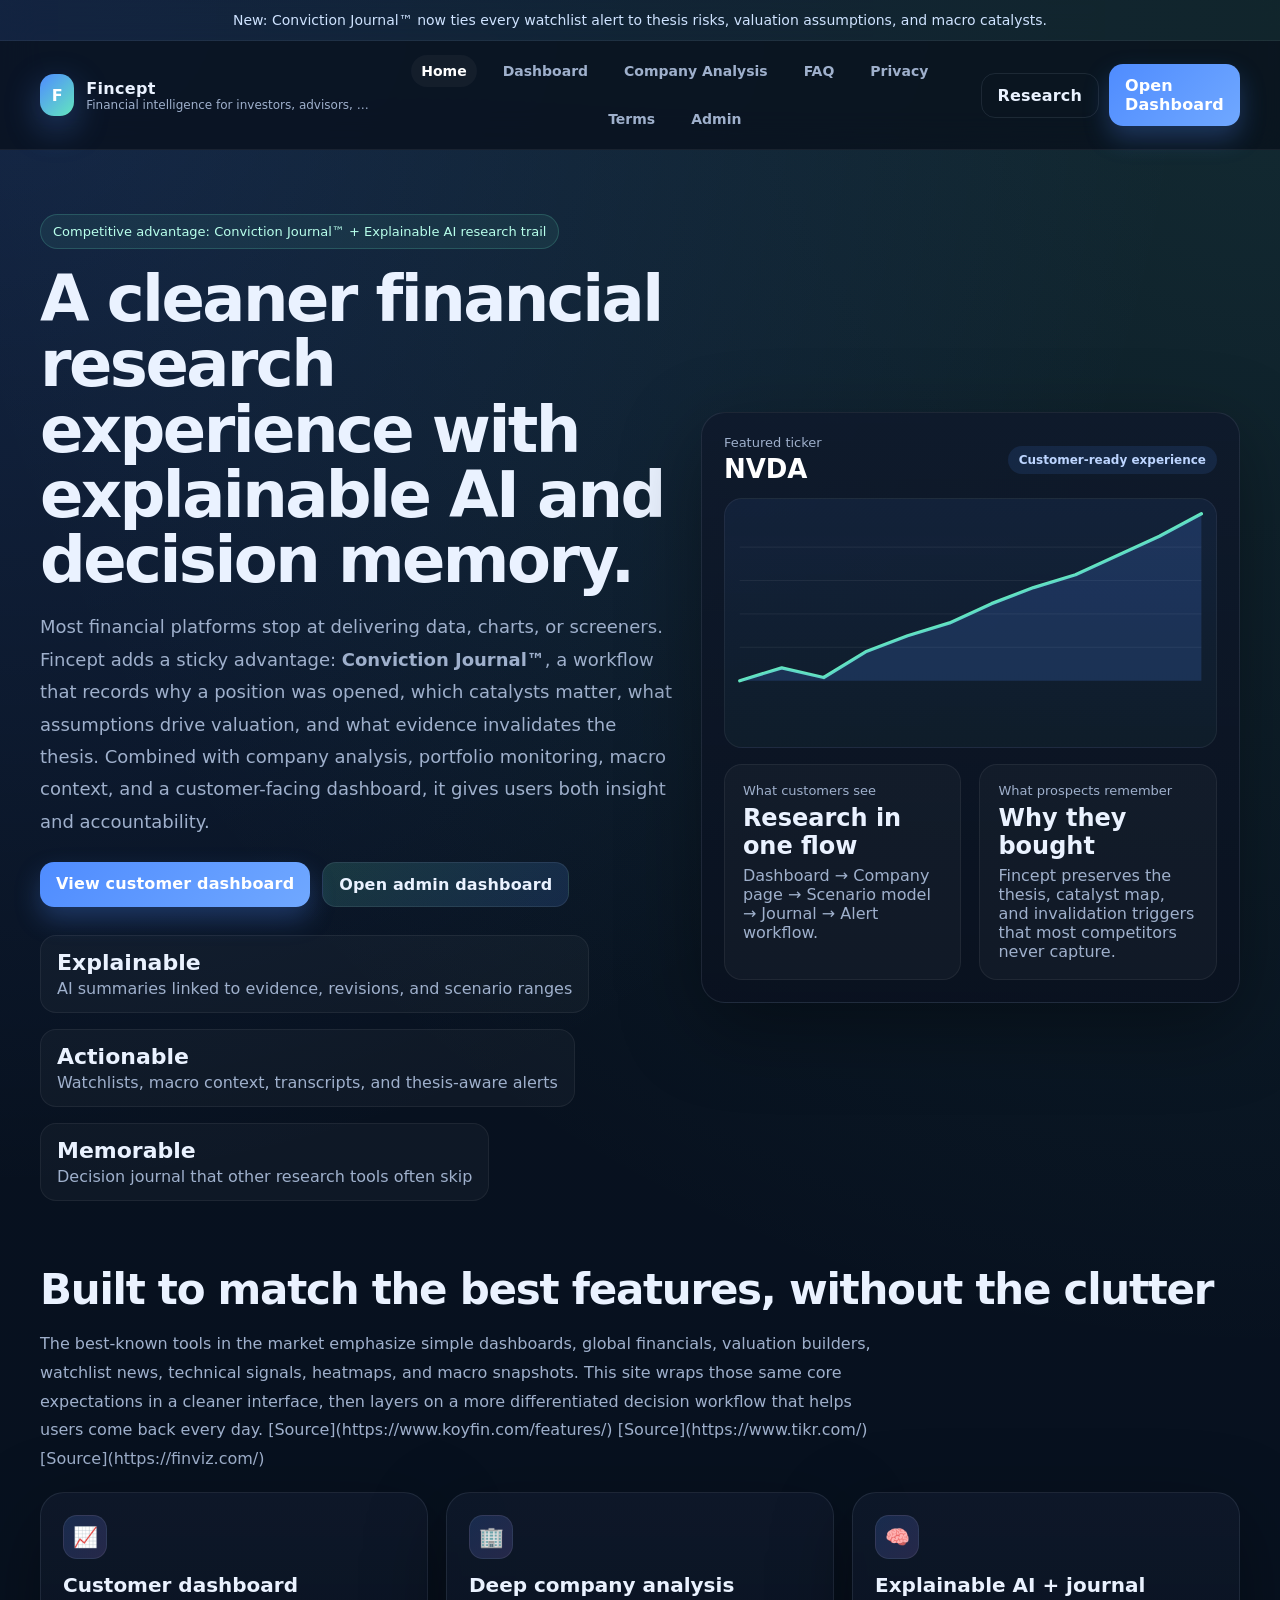
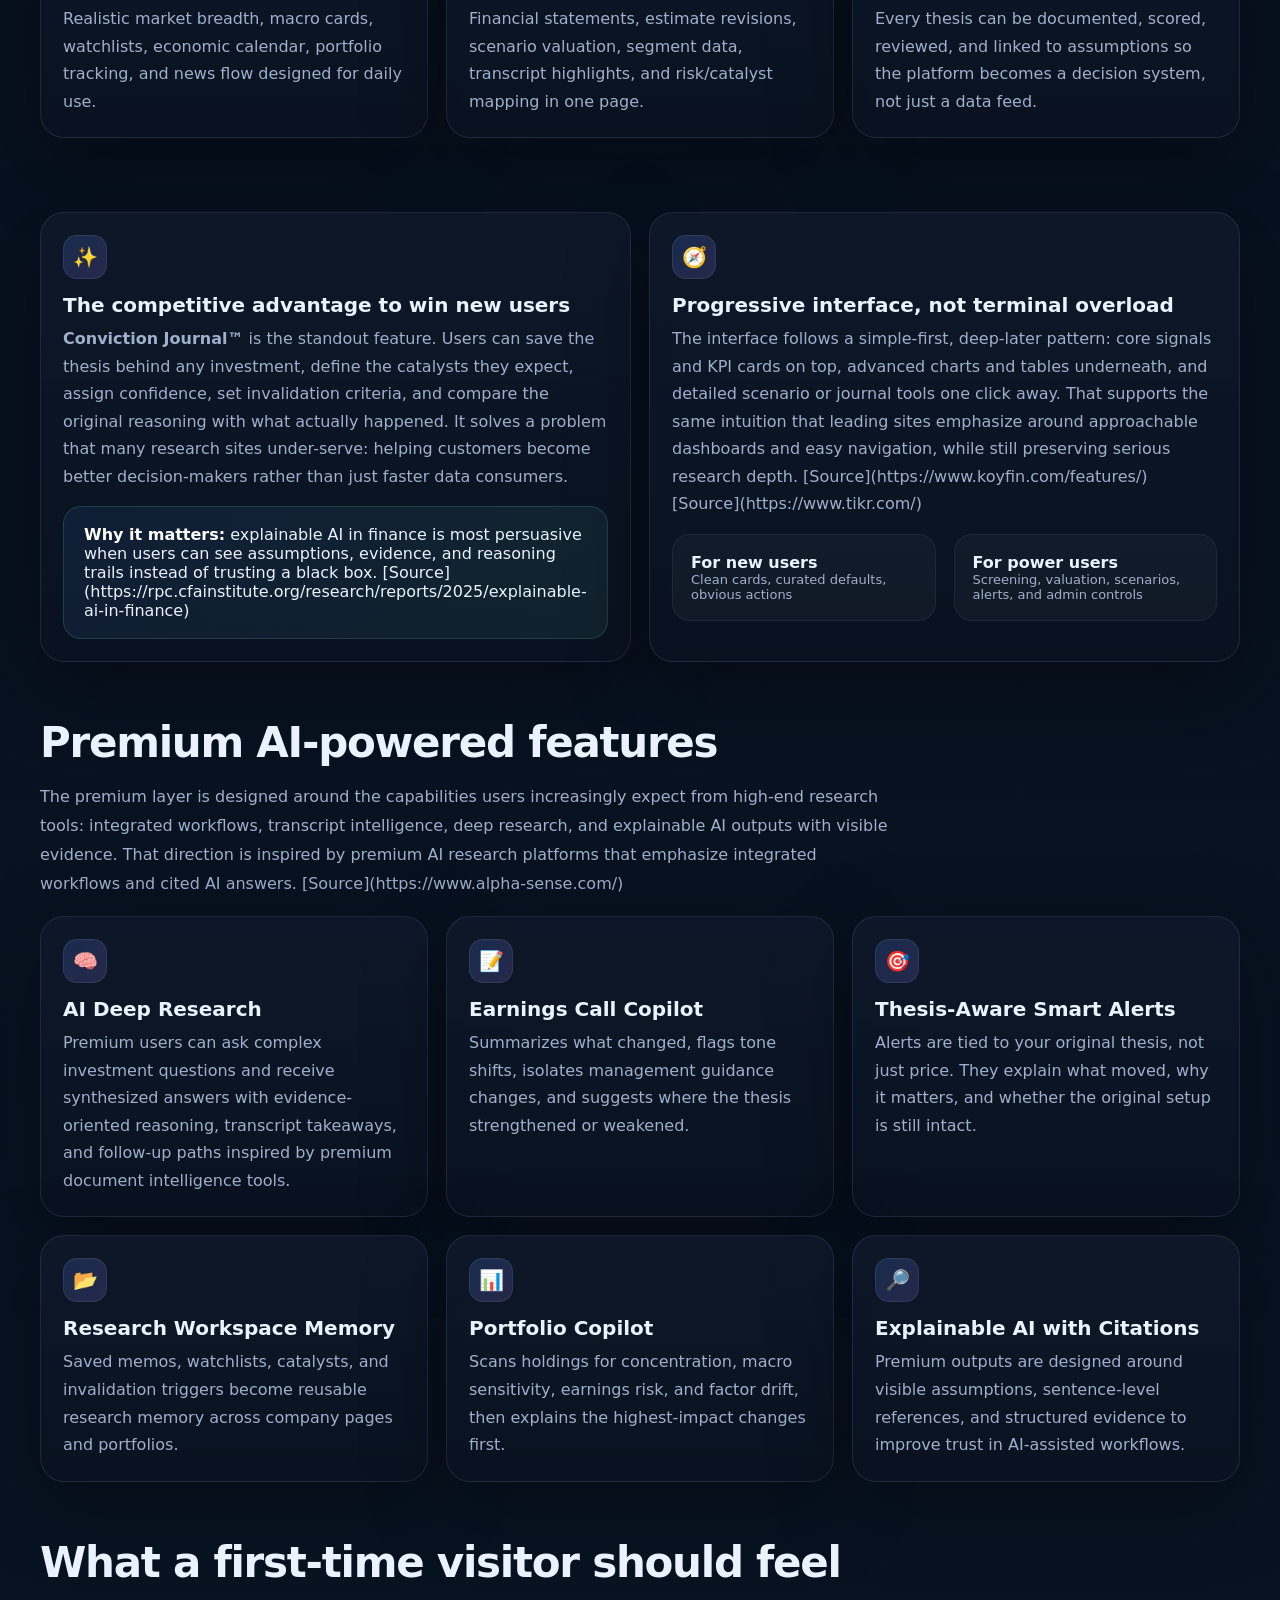
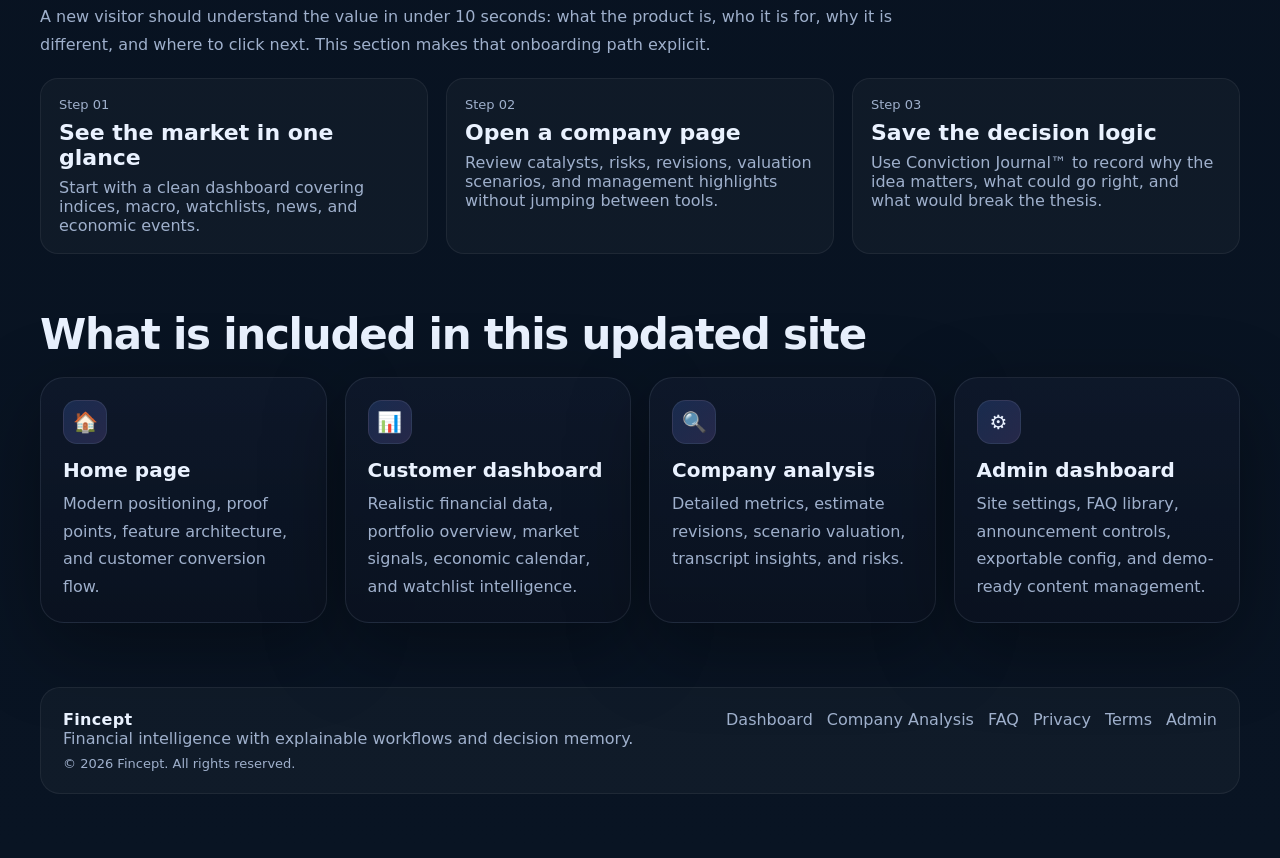
<file: index.html>
<!DOCTYPE html>
<html lang="en">
<head>
  <meta charset="UTF-8" />
  <meta name="viewport" content="width=device-width, initial-scale=1.0" />
  <title>Fincept — Financial Intelligence with Decision Memory</title>
  <meta name="description" content="Modern financial research platform concept with explainable AI, Conviction Journal™, company analysis, customer dashboard, and admin dashboard." />
  <meta property="og:title" content="Fincept — Financial Intelligence with Decision Memory" />
  <meta property="og:description" content="A cleaner, modern financial analysis website concept ready for static deployment." />
  <meta property="og:type" content="website" />
  <meta property="og:url" content="https://fincept.doozy247.net/" />
  <link rel="icon" href="assets/img/favicon.svg" type="image/svg+xml" />
  <link rel="manifest" href="site.webmanifest" />
  <link rel="stylesheet" href="assets/css/styles.css" />
  <script type="module" src="assets/js/app.js"></script>
</head>
<body>
  <div class="page-shell">
    <header class="site-header">
      <div class="announcement-bar" data-site-announcement></div>
      <div class="header-inner">
        <a class="brand" href="index.html">
          <div class="brand-mark">F</div>
          <div class="brand-copy">
            <div class="brand-title">Fincept</div>
            <div class="brand-subtitle">Financial intelligence for investors, advisors, and analysts</div>
          </div>
        </a>
        <nav class="nav-links" aria-label="Primary navigation">
          <a data-page="index.html" href="index.html">Home</a>
          <a data-page="dashboard.html" href="dashboard.html">Dashboard</a>
          <a data-page="company-analysis.html" href="company-analysis.html">Company Analysis</a>
          <a data-page="faq.html" href="faq.html">FAQ</a>
          <a data-page="privacy.html" href="privacy.html">Privacy</a>
          <a data-page="terms.html" href="terms.html">Terms</a>
          <a data-page="admin.html" href="admin.html">Admin</a>
        </nav>
        <div class="header-actions">
          <a class="button ghost" href="company-analysis.html">Research</a>
          <a class="button primary" href="dashboard.html">Open Dashboard</a>
        </div>
      </div>
    </header>

    <main>
      <section class="hero">
        <div class="container hero-grid">
          <div>
            <div class="eyebrow">Competitive advantage: Conviction Journal™ + Explainable AI research trail</div>
            <h1 data-home-headline>A cleaner financial research experience with explainable AI and decision memory.</h1>
            <p class="lead">
              Most financial platforms stop at delivering data, charts, or screeners. Fincept adds a sticky advantage: <strong>Conviction Journal™</strong>, a workflow that records why a position was opened, which catalysts matter, what assumptions drive valuation, and what evidence invalidates the thesis. Combined with company analysis, portfolio monitoring, macro context, and a customer-facing dashboard, it gives users both insight and accountability.
            </p>
            <div class="hero-actions">
              <a class="button primary" href="dashboard.html">View customer dashboard</a>
              <a class="button secondary" href="admin.html">Open admin dashboard</a>
            </div>
            <div class="hero-proof">
              <div class="proof-card"><strong>Explainable</strong><span class="muted">AI summaries linked to evidence, revisions, and scenario ranges</span></div>
              <div class="proof-card"><strong>Actionable</strong><span class="muted">Watchlists, macro context, transcripts, and thesis-aware alerts</span></div>
              <div class="proof-card"><strong>Memorable</strong><span class="muted">Decision journal that other research tools often skip</span></div>
            </div>
          </div>

          <div class="panel" style="padding:22px;">
            <div style="display:flex; justify-content:space-between; gap:12px; align-items:center; margin-bottom:14px;">
              <div>
                <div class="small muted">Featured ticker</div>
                <div class="ticker" style="font-size:26px; margin-top:4px;" data-featured-ticker>NVDA</div>
              </div>
              <span class="pill info">Customer-ready experience</span>
            </div>
            <div class="chart-panel" data-chart="hero"></div>
            <div class="showcase" style="margin-top:16px;">
              <div class="mini-card">
                <div class="small muted">What customers see</div>
                <div style="font-size:24px; font-weight:800; margin:6px 0;">Research in one flow</div>
                <div class="muted">Dashboard → Company page → Scenario model → Journal → Alert workflow.</div>
              </div>
              <div class="mini-card">
                <div class="small muted">What prospects remember</div>
                <div style="font-size:24px; font-weight:800; margin:6px 0;">Why they bought</div>
                <div class="muted">Fincept preserves the thesis, catalyst map, and invalidation triggers that most competitors never capture.</div>
              </div>
            </div>
          </div>
        </div>
      </section>

      <section class="section">
        <div class="container">
          <div class="section-head">
            <h2 class="section-title">Built to match the best features, without the clutter</h2>
            <p class="section-text">
              The best-known tools in the market emphasize simple dashboards, global financials, valuation builders, watchlist news, technical signals, heatmaps, and macro snapshots. This site wraps those same core expectations in a cleaner interface, then layers on a more differentiated decision workflow that helps users come back every day. [Source](https://www.koyfin.com/features/) [Source](https://www.tikr.com/) [Source](https://finviz.com/)
            </p>
          </div>
          <div class="cards-3">
            <div class="feature-card">
              <div class="icon-badge">📈</div>
              <h3>Customer dashboard</h3>
              <p>Realistic market breadth, macro cards, watchlists, economic calendar, portfolio tracking, and news flow designed for daily use.</p>
            </div>
            <div class="feature-card">
              <div class="icon-badge">🏢</div>
              <h3>Deep company analysis</h3>
              <p>Financial statements, estimate revisions, scenario valuation, segment data, transcript highlights, and risk/catalyst mapping in one page.</p>
            </div>
            <div class="feature-card">
              <div class="icon-badge">🧠</div>
              <h3>Explainable AI + journal</h3>
              <p>Every thesis can be documented, scored, reviewed, and linked to assumptions so the platform becomes a decision system, not just a data feed.</p>
            </div>
          </div>
        </div>
      </section>

      <section class="section">
        <div class="container showcase">
          <div class="card">
            <div class="icon-badge">✨</div>
            <h3>The competitive advantage to win new users</h3>
            <p>
              <strong>Conviction Journal™</strong> is the standout feature. Users can save the thesis behind any investment, define the catalysts they expect, assign confidence, set invalidation criteria, and compare the original reasoning with what actually happened. It solves a problem that many research sites under-serve: helping customers become better decision-makers rather than just faster data consumers.
            </p>
            <div class="spacer-16"></div>
            <div class="callout">
              <strong>Why it matters:</strong> explainable AI in finance is most persuasive when users can see assumptions, evidence, and reasoning trails instead of trusting a black box. [Source](https://rpc.cfainstitute.org/research/reports/2025/explainable-ai-in-finance)
            </div>
          </div>
          <div class="card">
            <div class="icon-badge">🧭</div>
            <h3>Progressive interface, not terminal overload</h3>
            <p>
              The interface follows a simple-first, deep-later pattern: core signals and KPI cards on top, advanced charts and tables underneath, and detailed scenario or journal tools one click away. That supports the same intuition that leading sites emphasize around approachable dashboards and easy navigation, while still preserving serious research depth. [Source](https://www.koyfin.com/features/) [Source](https://www.tikr.com/)
            </p>
            <div class="spacer-16"></div>
            <div class="cards-2">
              <div class="mini-card"><strong>For new users</strong><div class="muted small">Clean cards, curated defaults, obvious actions</div></div>
              <div class="mini-card"><strong>For power users</strong><div class="muted small">Screening, valuation, scenarios, alerts, and admin controls</div></div>
            </div>
          </div>
        </div>
      </section>

      <section class="section">
        <div class="container">
          <div class="section-head">
            <h2 class="section-title">Premium AI-powered features</h2>
            <p class="section-text">The premium layer is designed around the capabilities users increasingly expect from high-end research tools: integrated workflows, transcript intelligence, deep research, and explainable AI outputs with visible evidence. That direction is inspired by premium AI research platforms that emphasize integrated workflows and cited AI answers. [Source](https://www.alpha-sense.com/)</p>
          </div>
          <div class="cards-3" data-premium-features></div>
        </div>
      </section>

      <section class="section">
        <div class="container">
          <div class="section-head">
            <h2 class="section-title">What a first-time visitor should feel</h2>
            <p class="section-text">A new visitor should understand the value in under 10 seconds: what the product is, who it is for, why it is different, and where to click next. This section makes that onboarding path explicit.</p>
          </div>
          <div class="cards-3" data-first-visit-flow></div>
        </div>
      </section>

      <section class="section">
        <div class="container">
          <div class="section-head">
            <h2 class="section-title">What is included in this updated site</h2>
          </div>
          <div class="cards-4">
            <div class="feature-card"><div class="icon-badge">🏠</div><h3>Home page</h3><p>Modern positioning, proof points, feature architecture, and customer conversion flow.</p></div>
            <div class="feature-card"><div class="icon-badge">📊</div><h3>Customer dashboard</h3><p>Realistic financial data, portfolio overview, market signals, economic calendar, and watchlist intelligence.</p></div>
            <div class="feature-card"><div class="icon-badge">🔍</div><h3>Company analysis</h3><p>Detailed metrics, estimate revisions, scenario valuation, transcript insights, and risks.</p></div>
            <div class="feature-card"><div class="icon-badge">⚙️</div><h3>Admin dashboard</h3><p>Site settings, FAQ library, announcement controls, exportable config, and demo-ready content management.</p></div>
          </div>
        </div>
      </section>
    </main>

    <footer class="footer">
      <div class="container footer-card">
        <div>
          <div class="brand-title">Fincept</div>
          <div class="muted">Financial intelligence with explainable workflows and decision memory.</div>
          <div class="small muted" style="margin-top:8px;">© <span data-year></span> Fincept. All rights reserved.</div>
        </div>
        <div class="footer-links">
          <a href="dashboard.html">Dashboard</a>
          <a href="company-analysis.html">Company Analysis</a>
          <a href="faq.html">FAQ</a>
          <a href="privacy.html">Privacy</a>
          <a href="terms.html">Terms</a>
          <a href="admin.html">Admin</a>
        </div>
      </div>
    </footer>
  </div>
</body>
</html>
</file>
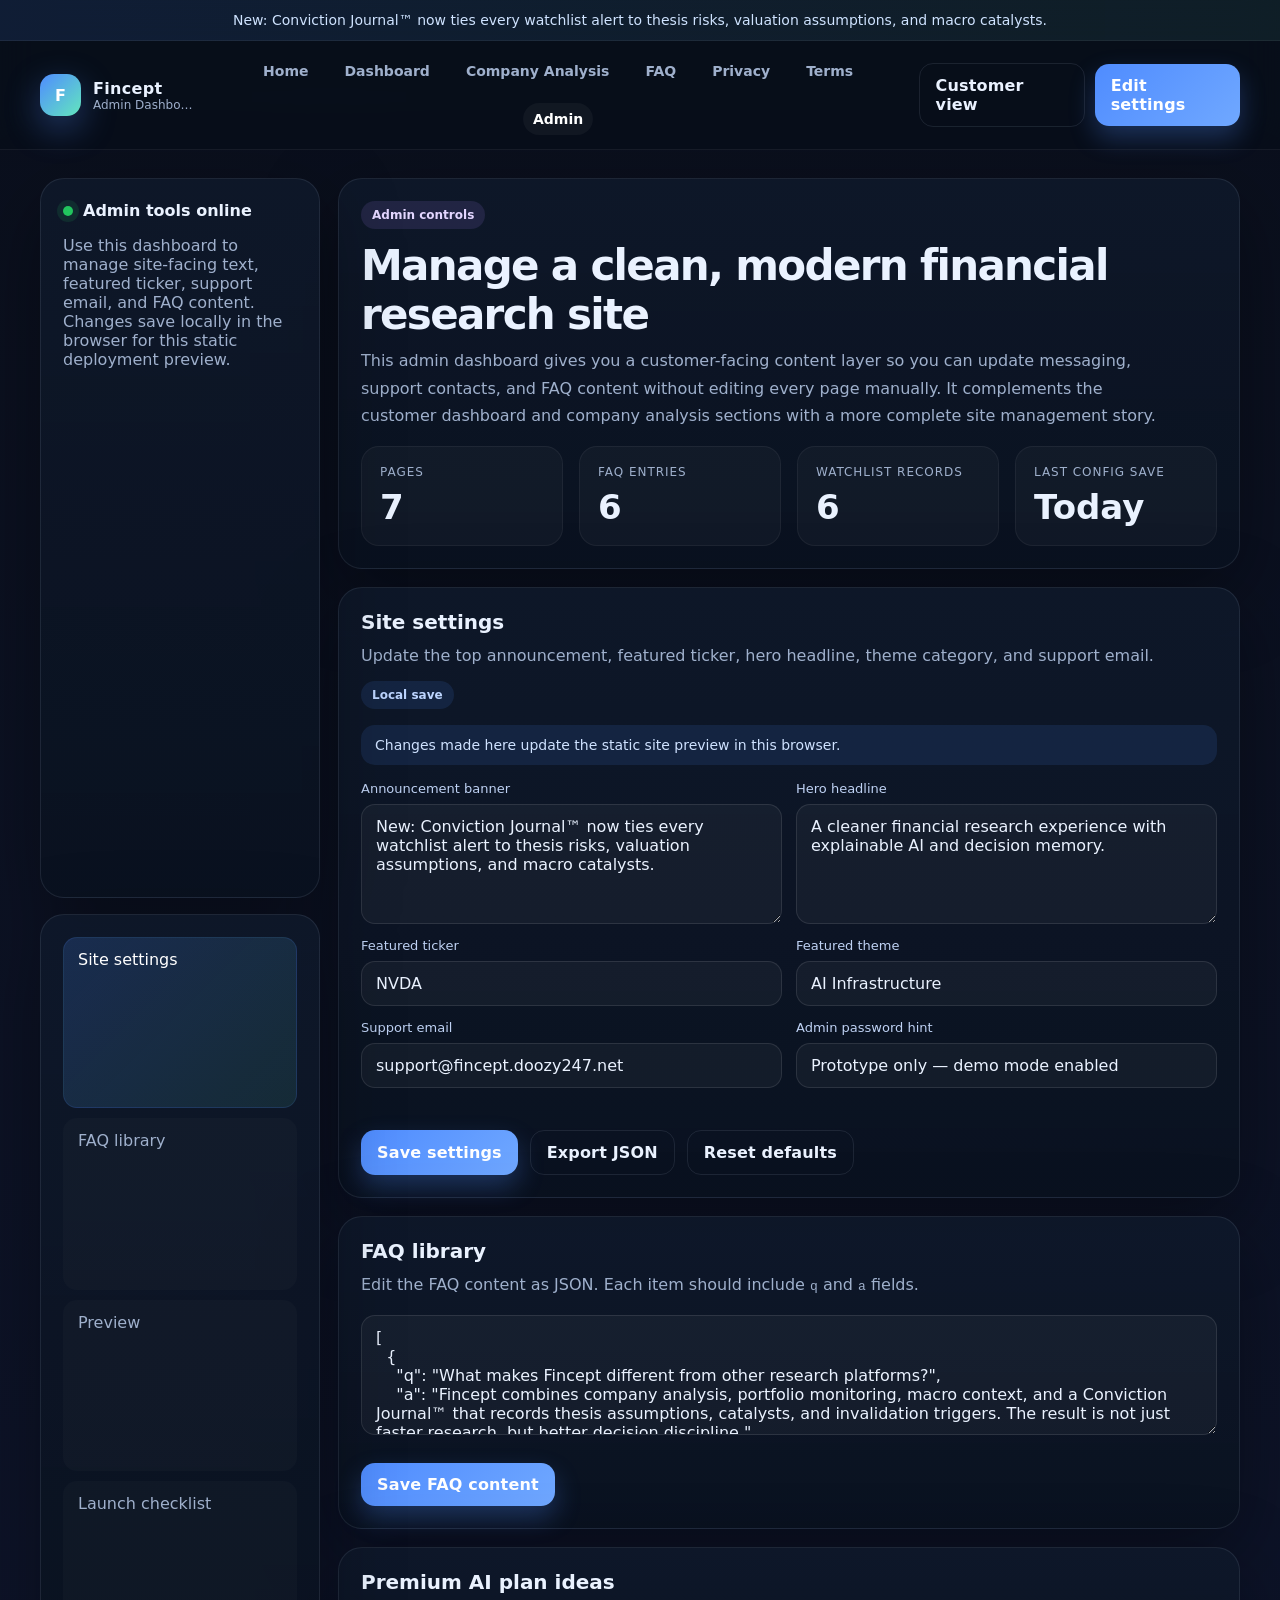
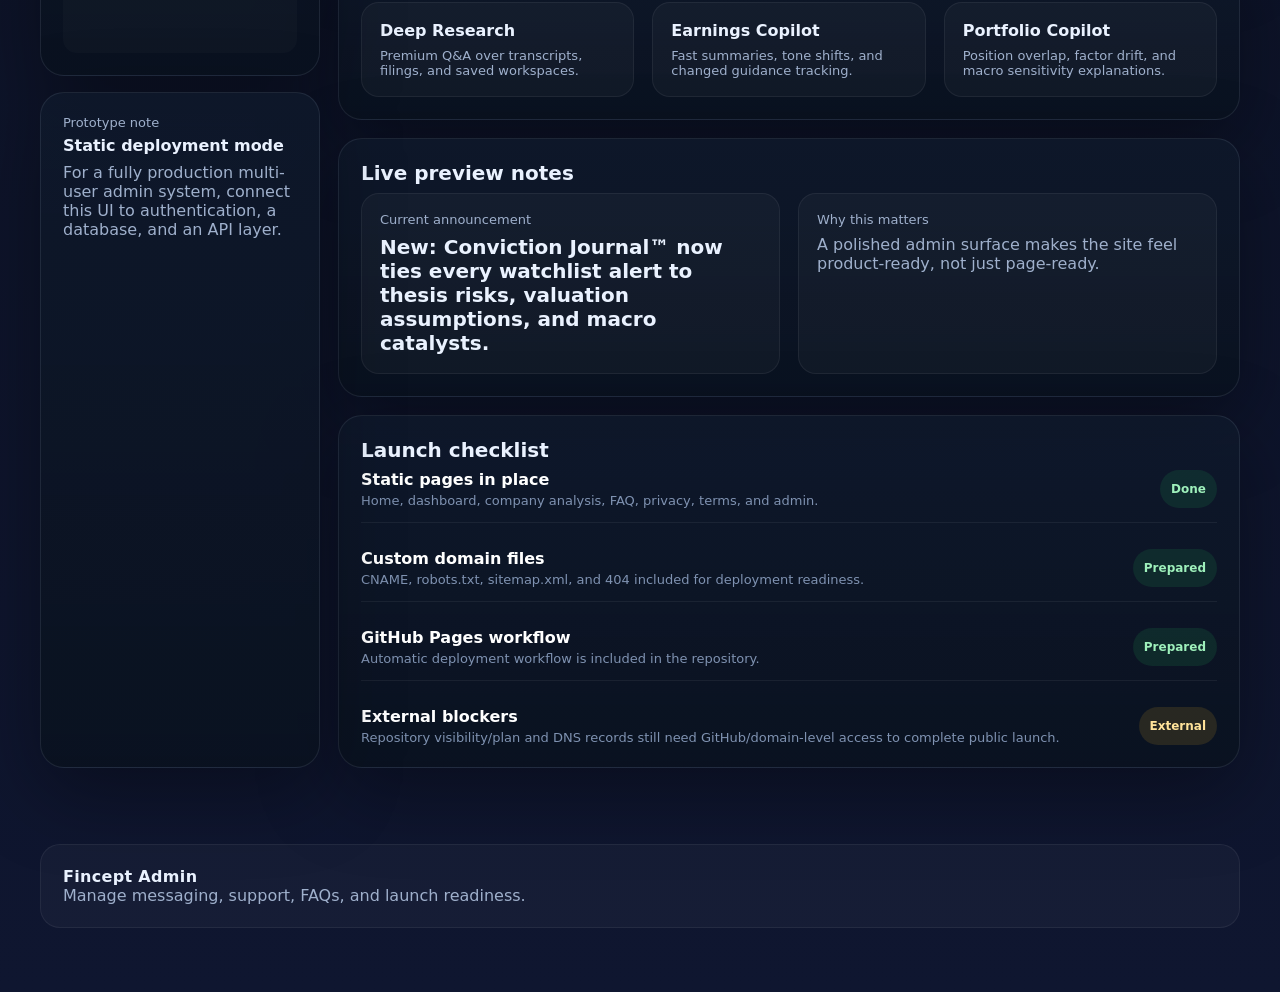
<file: admin.html>
<!DOCTYPE html>
<html lang="en">
<head>
  <meta charset="UTF-8" />
  <meta name="viewport" content="width=device-width, initial-scale=1.0" />
  <title>Admin Dashboard — Fincept</title>
  <meta name="description" content="Admin dashboard to manage the Fincept website content, announcements, FAQs, and deployment readiness." />
  <link rel="icon" href="assets/img/favicon.svg" type="image/svg+xml" />
  <link rel="manifest" href="site.webmanifest" />
  <link rel="stylesheet" href="assets/css/styles.css" />
  <script type="module" src="assets/js/app.js"></script>
</head>
<body class="admin-body">
  <div class="page-shell">
    <header class="site-header">
      <div class="announcement-bar" data-site-announcement></div>
      <div class="header-inner">
        <a class="brand" href="index.html">
          <div class="brand-mark">F</div>
          <div class="brand-copy">
            <div class="brand-title">Fincept</div>
            <div class="brand-subtitle">Admin Dashboard</div>
          </div>
        </a>
        <nav class="nav-links">
          <a data-page="index.html" href="index.html">Home</a>
          <a data-page="dashboard.html" href="dashboard.html">Dashboard</a>
          <a data-page="company-analysis.html" href="company-analysis.html">Company Analysis</a>
          <a data-page="faq.html" href="faq.html">FAQ</a>
          <a data-page="privacy.html" href="privacy.html">Privacy</a>
          <a data-page="terms.html" href="terms.html">Terms</a>
          <a data-page="admin.html" href="admin.html">Admin</a>
        </nav>
        <div class="header-actions">
          <a class="button ghost" href="dashboard.html">Customer view</a>
          <a class="button primary" href="#settings">Edit settings</a>
        </div>
      </div>
    </header>

    <main class="container admin-layout">
      <aside class="admin-sidebar">
        <div class="admin-card">
          <div style="display:flex; align-items:center; gap:10px;">
            <span class="status-dot"></span>
            <strong>Admin tools online</strong>
          </div>
          <div class="spacer-16"></div>
          <div class="muted">Use this dashboard to manage site-facing text, featured ticker, support email, and FAQ content. Changes save locally in the browser for this static deployment preview.</div>
        </div>
        <div class="admin-card menu-list">
          <a class="active" href="#settings">Site settings</a>
          <a href="#faq-library">FAQ library</a>
          <a href="#preview">Preview</a>
          <a href="#launch">Launch checklist</a>
        </div>
        <div class="admin-card">
          <div class="small muted">Prototype note</div>
          <div style="font-weight:700; margin-top:6px;">Static deployment mode</div>
          <div class="spacer-8"></div>
          <div class="muted">For a fully production multi-user admin system, connect this UI to authentication, a database, and an API layer.</div>
        </div>
      </aside>

      <div class="admin-main">
        <section class="admin-card">
          <span class="pill purple">Admin controls</span>
          <h1 style="margin:12px 0 8px; font-size:42px; letter-spacing:-0.04em;">Manage a clean, modern financial research site</h1>
          <p class="section-text" style="margin:0; max-width:820px;">This admin dashboard gives you a customer-facing content layer so you can update messaging, support contacts, and FAQ content without editing every page manually. It complements the customer dashboard and company analysis sections with a more complete site management story.</p>
          <div class="spacer-16"></div>
          <div class="admin-stats" data-admin-stats></div>
        </section>

        <section class="admin-card" id="settings">
          <div style="display:flex; justify-content:space-between; gap:12px; align-items:flex-start; flex-wrap:wrap;">
            <div>
              <h3>Site settings</h3>
              <p>Update the top announcement, featured ticker, hero headline, theme category, and support email.</p>
            </div>
            <span class="pill info">Local save</span>
          </div>
          <div class="spacer-16"></div>
          <div class="notice info" data-admin-notice>Changes made here update the static site preview in this browser.</div>
          <div class="spacer-16"></div>
          <form class="grid" data-admin-form>
            <div class="form-grid">
              <div class="form-group"><label>Announcement banner</label><textarea class="textarea" name="announcement"></textarea></div>
              <div class="form-group"><label>Hero headline</label><textarea class="textarea" name="heroHeadline"></textarea></div>
              <div class="form-group"><label>Featured ticker</label><input class="input" name="featuredTicker" /></div>
              <div class="form-group"><label>Featured theme</label><input class="input" name="featuredTheme" /></div>
              <div class="form-group"><label>Support email</label><input class="input" name="supportEmail" /></div>
              <div class="form-group"><label>Admin password hint</label><input class="input" name="adminPasswordHint" /></div>
            </div>
            <div class="inline-actions">
              <button class="button primary" type="submit">Save settings</button>
              <button class="button ghost" type="button" data-export-config>Export JSON</button>
              <button class="button ghost" type="button" data-reset-config>Reset defaults</button>
            </div>
          </form>
        </section>

        <section class="admin-card" id="faq-library">
          <h3>FAQ library</h3>
          <p>Edit the FAQ content as JSON. Each item should include <code>q</code> and <code>a</code> fields.</p>
          <div class="spacer-16"></div>
          <textarea class="textarea" data-faq-editor></textarea>
          <div class="inline-actions">
            <button class="button primary" type="button" data-save-faqs>Save FAQ content</button>
          </div>
        </section>

        <section class="admin-card">
          <h3>Premium AI plan ideas</h3>
          <div class="cards-3">
            <div class="mini-card"><strong>Deep Research</strong><div class="muted small" style="margin-top:8px;">Premium Q&A over transcripts, filings, and saved workspaces.</div></div>
            <div class="mini-card"><strong>Earnings Copilot</strong><div class="muted small" style="margin-top:8px;">Fast summaries, tone shifts, and changed guidance tracking.</div></div>
            <div class="mini-card"><strong>Portfolio Copilot</strong><div class="muted small" style="margin-top:8px;">Position overlap, factor drift, and macro sensitivity explanations.</div></div>
          </div>
        </section>

        <section class="admin-card" id="preview">
          <h3>Live preview notes</h3>
          <div class="cards-2">
            <div class="mini-card">
              <div class="small muted">Current announcement</div>
              <div style="font-size:20px; font-weight:700; margin-top:8px;" data-preview-announcement></div>
            </div>
            <div class="mini-card">
              <div class="small muted">Why this matters</div>
              <div class="muted" style="margin-top:8px;">A polished admin surface makes the site feel product-ready, not just page-ready.</div>
            </div>
          </div>
        </section>

        <section class="admin-card" id="launch">
          <h3>Launch checklist</h3>
          <div class="list">
            <div class="list-item"><div><div class="title">Static pages in place</div><div class="meta">Home, dashboard, company analysis, FAQ, privacy, terms, and admin.</div></div><span class="pill success">Done</span></div>
            <div class="list-item"><div><div class="title">Custom domain files</div><div class="meta">CNAME, robots.txt, sitemap.xml, and 404 included for deployment readiness.</div></div><span class="pill success">Prepared</span></div>
            <div class="list-item"><div><div class="title">GitHub Pages workflow</div><div class="meta">Automatic deployment workflow is included in the repository.</div></div><span class="pill success">Prepared</span></div>
            <div class="list-item"><div><div class="title">External blockers</div><div class="meta">Repository visibility/plan and DNS records still need GitHub/domain-level access to complete public launch.</div></div><span class="pill warning">External</span></div>
          </div>
        </section>
      </div>
    </main>

    <footer class="footer">
      <div class="container footer-card">
        <div>
          <div class="brand-title">Fincept Admin</div>
          <div class="muted">Manage messaging, support, FAQs, and launch readiness.</div>
        </div>
      </div>
    </footer>
  </div>
</body>
</html>
</file>
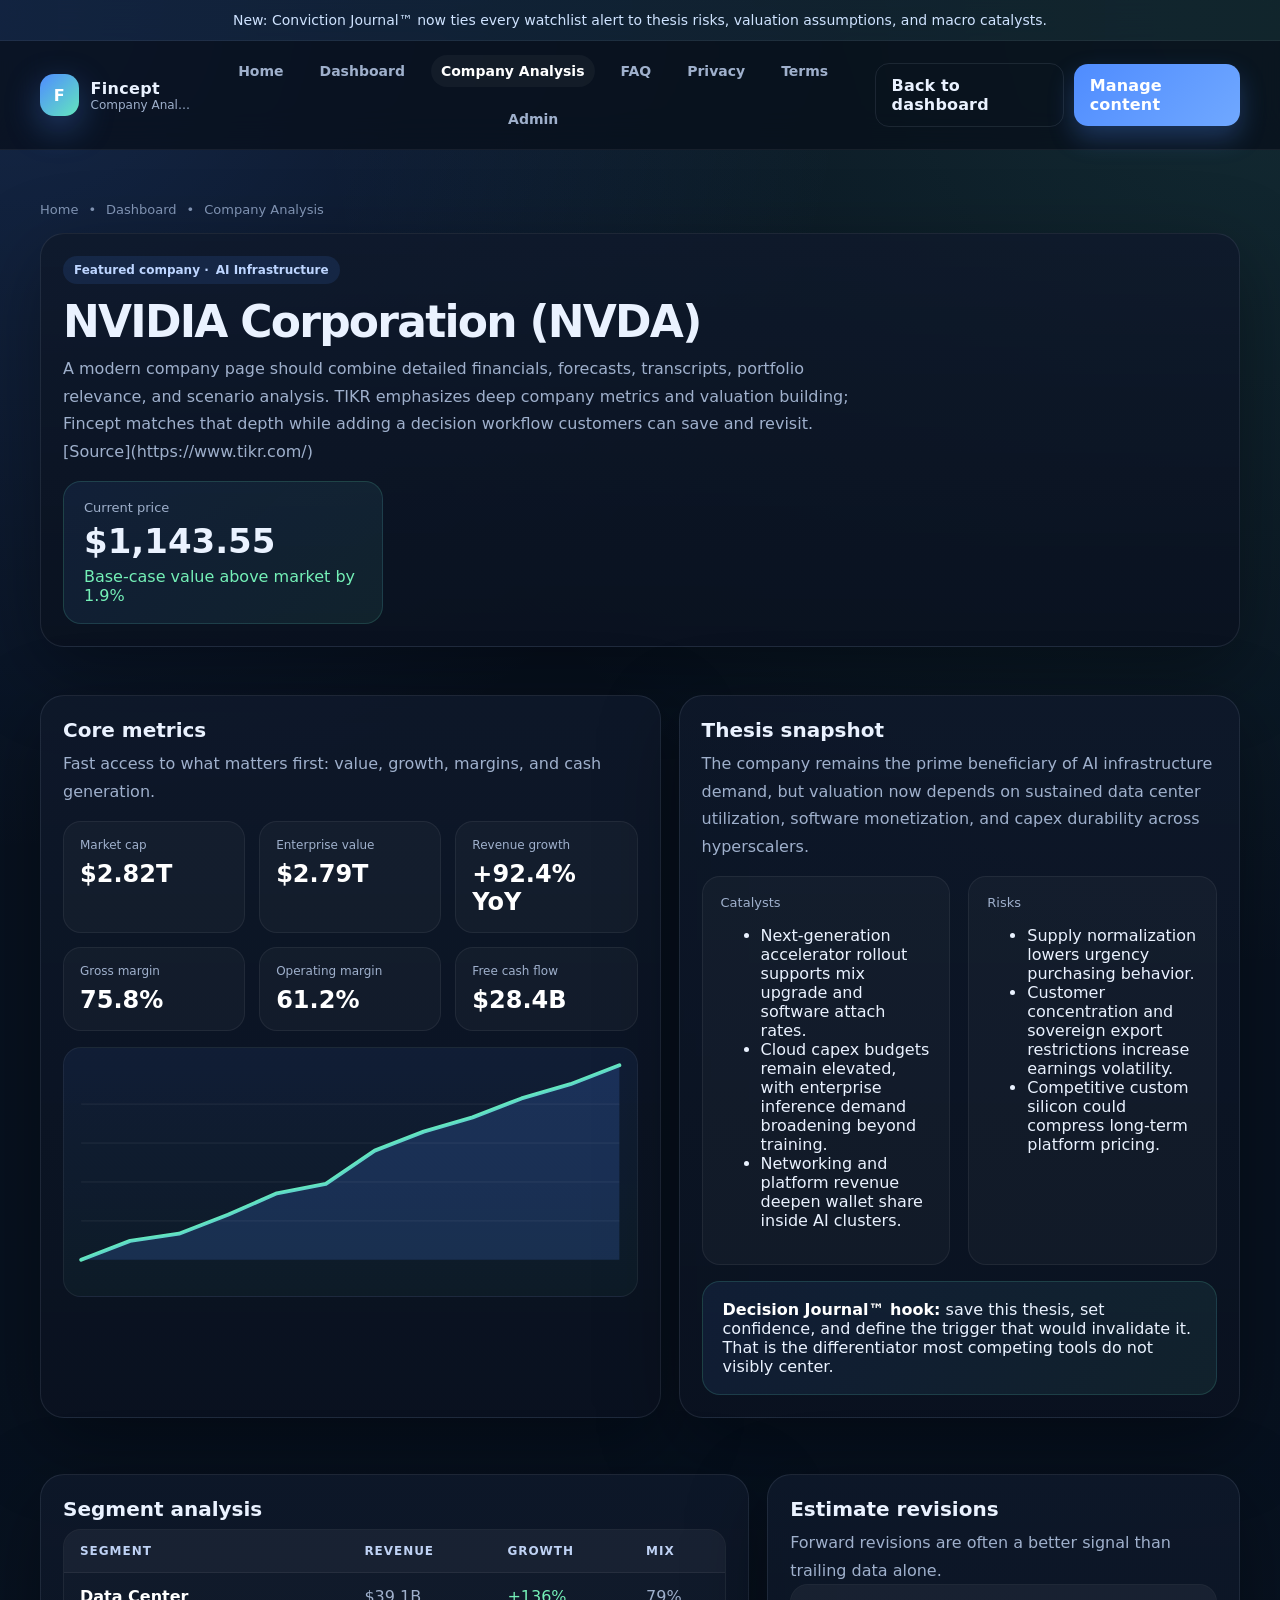
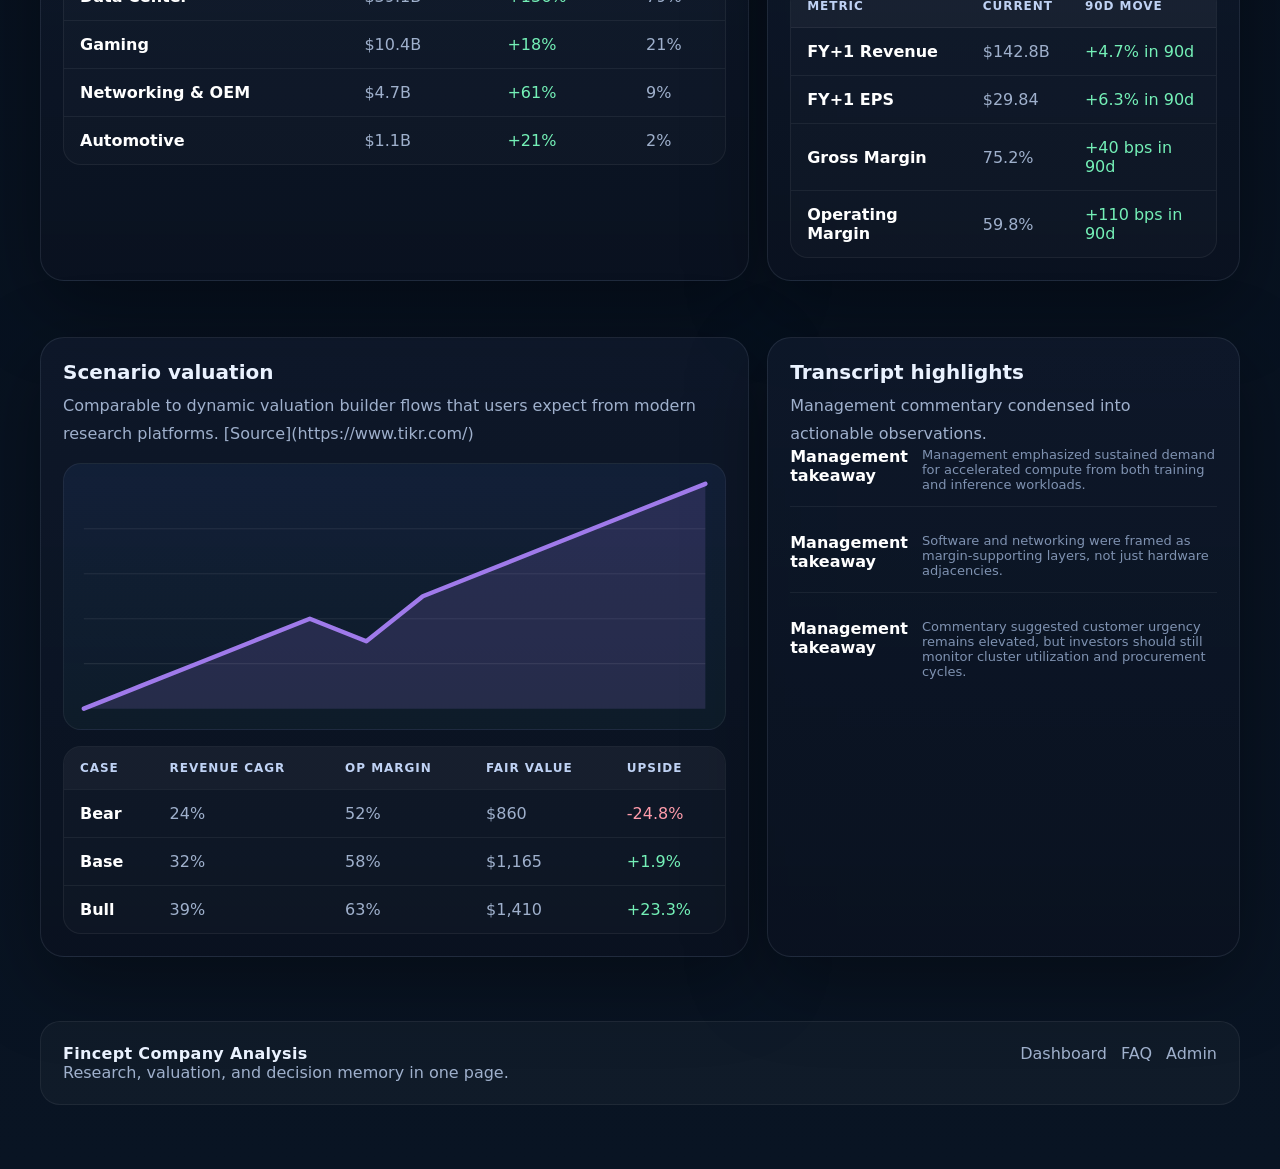
<file: company-analysis.html>
<!DOCTYPE html>
<html lang="en">
<head>
  <meta charset="UTF-8" />
  <meta name="viewport" content="width=device-width, initial-scale=1.0" />
  <title>Company Analysis — Fincept</title>
  <meta name="description" content="Detailed company analysis page with realistic metrics, segment data, transcript highlights, valuation scenarios, and research notes." />
  <link rel="icon" href="assets/img/favicon.svg" type="image/svg+xml" />
  <link rel="manifest" href="site.webmanifest" />
  <link rel="stylesheet" href="assets/css/styles.css" />
  <script type="module" src="assets/js/app.js"></script>
</head>
<body>
  <div class="page-shell">
    <header class="site-header">
      <div class="announcement-bar" data-site-announcement></div>
      <div class="header-inner">
        <a class="brand" href="index.html">
          <div class="brand-mark">F</div>
          <div class="brand-copy">
            <div class="brand-title">Fincept</div>
            <div class="brand-subtitle">Company Analysis</div>
          </div>
        </a>
        <nav class="nav-links">
          <a data-page="index.html" href="index.html">Home</a>
          <a data-page="dashboard.html" href="dashboard.html">Dashboard</a>
          <a data-page="company-analysis.html" href="company-analysis.html">Company Analysis</a>
          <a data-page="faq.html" href="faq.html">FAQ</a>
          <a data-page="privacy.html" href="privacy.html">Privacy</a>
          <a data-page="terms.html" href="terms.html">Terms</a>
          <a data-page="admin.html" href="admin.html">Admin</a>
        </nav>
        <div class="header-actions">
          <a class="button ghost" href="dashboard.html">Back to dashboard</a>
          <a class="button primary" href="admin.html">Manage content</a>
        </div>
      </div>
    </header>

    <main>
      <section class="subpage-hero">
        <div class="container">
          <div class="breadcrumbs"><a href="index.html">Home</a> <span>•</span> <a href="dashboard.html">Dashboard</a> <span>•</span> <span>Company Analysis</span></div>
          <div class="spacer-16"></div>
          <div class="company-card">
            <div style="display:flex; justify-content:space-between; gap:16px; flex-wrap:wrap; align-items:flex-start;">
              <div>
                <span class="pill info">Featured company · <span data-featured-theme></span></span>
                <h1 style="margin:12px 0 8px; font-size:44px; letter-spacing:-0.04em;" data-company-heading></h1>
                <p class="section-text" style="margin:0; max-width:820px;">A modern company page should combine detailed financials, forecasts, transcripts, portfolio relevance, and scenario analysis. TIKR emphasizes deep company metrics and valuation building; Fincept matches that depth while adding a decision workflow customers can save and revisit. [Source](https://www.tikr.com/)</p>
              </div>
              <div class="callout" style="max-width:320px;">
                <div class="small muted">Current price</div>
                <div style="font-size:34px; font-weight:800; margin:6px 0;" data-company-price></div>
                <div class="positive">Base-case value above market by 1.9%</div>
              </div>
            </div>
          </div>
        </div>
      </section>

      <section class="section">
        <div class="container company-grid">
          <div class="dashboard-card">
            <h3>Core metrics</h3>
            <p>Fast access to what matters first: value, growth, margins, and cash generation.</p>
            <div class="spacer-16"></div>
            <div class="valuation-grid" data-company-metrics></div>
            <div class="spacer-16"></div>
            <div class="chart-panel" data-chart="company-curve"></div>
          </div>
          <div class="dashboard-card">
            <h3>Thesis snapshot</h3>
            <p data-company-thesis></p>
            <div class="spacer-16"></div>
            <div class="cards-2">
              <div class="mini-card">
                <div class="small muted">Catalysts</div>
                <ul data-catalysts></ul>
              </div>
              <div class="mini-card">
                <div class="small muted">Risks</div>
                <ul data-risks></ul>
              </div>
            </div>
            <div class="spacer-16"></div>
            <div class="callout"><strong>Decision Journal™ hook:</strong> save this thesis, set confidence, and define the trigger that would invalidate it. That is the differentiator most competing tools do not visibly center.</div>
          </div>
        </div>
      </section>

      <section class="section">
        <div class="container split-layout">
          <div class="dashboard-card">
            <h3>Segment analysis</h3>
            <div class="table-wrap">
              <table>
                <thead><tr><th>Segment</th><th>Revenue</th><th>Growth</th><th>Mix</th></tr></thead>
                <tbody data-segments></tbody>
              </table>
            </div>
          </div>
          <div class="dashboard-card">
            <h3>Estimate revisions</h3>
            <p>Forward revisions are often a better signal than trailing data alone.</p>
            <div class="table-wrap">
              <table>
                <thead><tr><th>Metric</th><th>Current</th><th>90d move</th></tr></thead>
                <tbody data-estimates></tbody>
              </table>
            </div>
          </div>
        </div>
      </section>

      <section class="section">
        <div class="container split-layout">
          <div class="dashboard-card">
            <h3>Scenario valuation</h3>
            <p>Comparable to dynamic valuation builder flows that users expect from modern research platforms. [Source](https://www.tikr.com/)</p>
            <div class="spacer-16"></div>
            <div class="chart-panel small" data-chart="valuation-curve"></div>
            <div class="spacer-16"></div>
            <div class="table-wrap">
              <table>
                <thead><tr><th>Case</th><th>Revenue CAGR</th><th>Op margin</th><th>Fair value</th><th>Upside</th></tr></thead>
                <tbody data-scenarios></tbody>
              </table>
            </div>
          </div>
          <div class="dashboard-card">
            <h3>Transcript highlights</h3>
            <p>Management commentary condensed into actionable observations.</p>
            <div class="list" data-transcript-highlights></div>
          </div>
        </div>
      </section>
    </main>

    <footer class="footer">
      <div class="container footer-card">
        <div>
          <div class="brand-title">Fincept Company Analysis</div>
          <div class="muted">Research, valuation, and decision memory in one page.</div>
        </div>
        <div class="footer-links">
          <a href="dashboard.html">Dashboard</a>
          <a href="faq.html">FAQ</a>
          <a href="admin.html">Admin</a>
        </div>
      </div>
    </footer>
  </div>
</body>
</html>
</file>
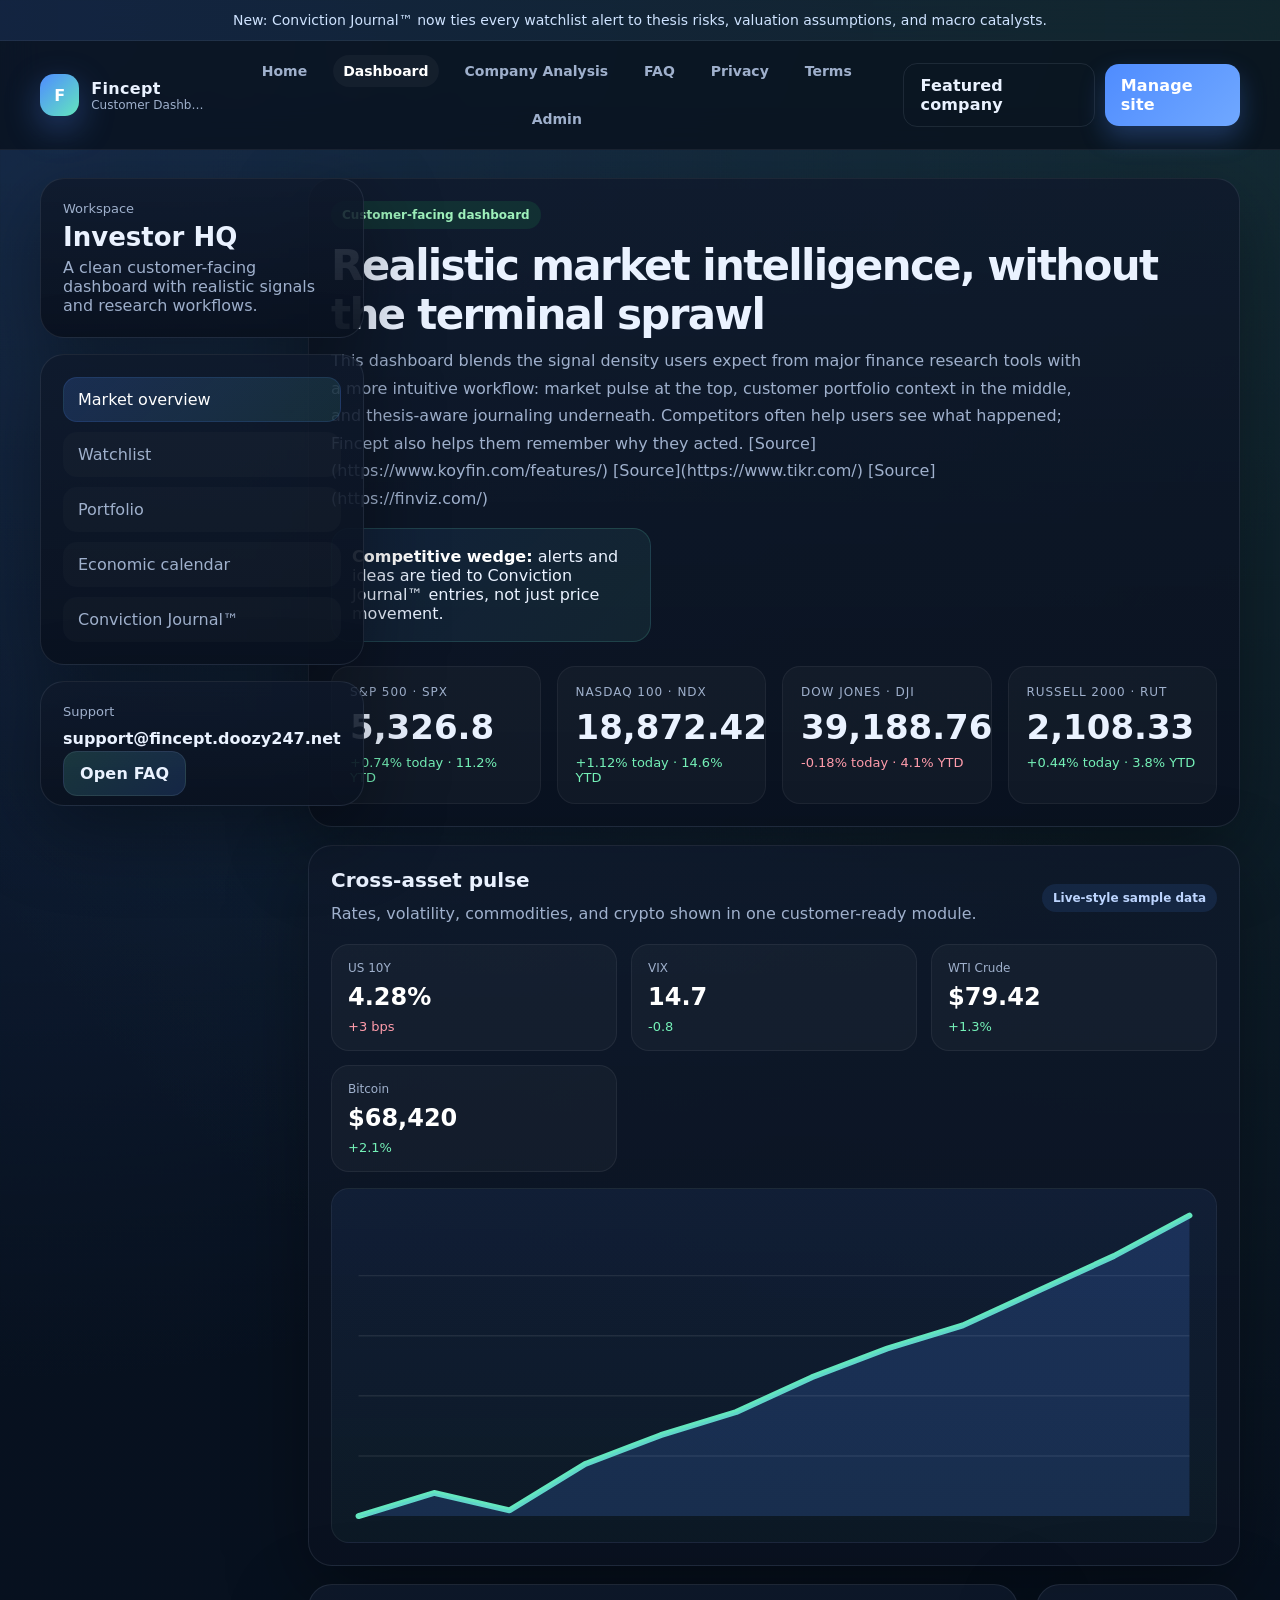
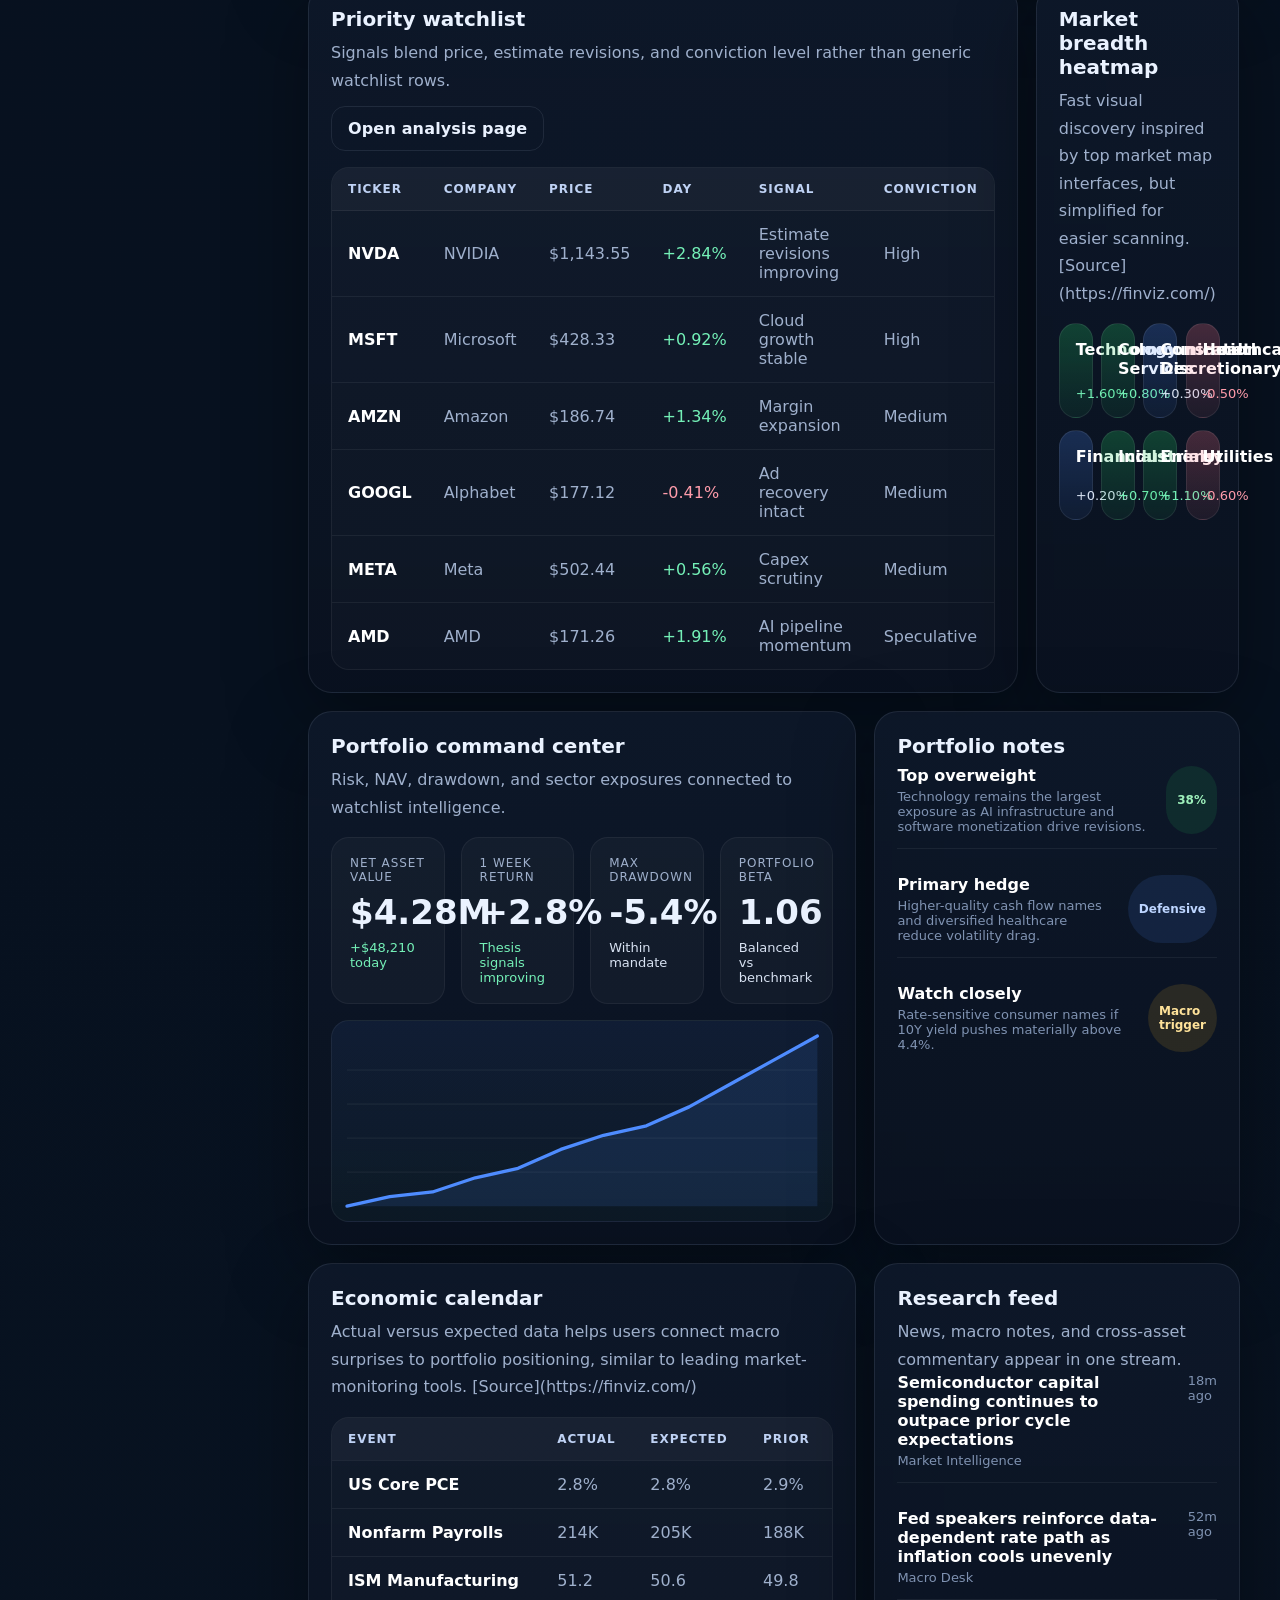
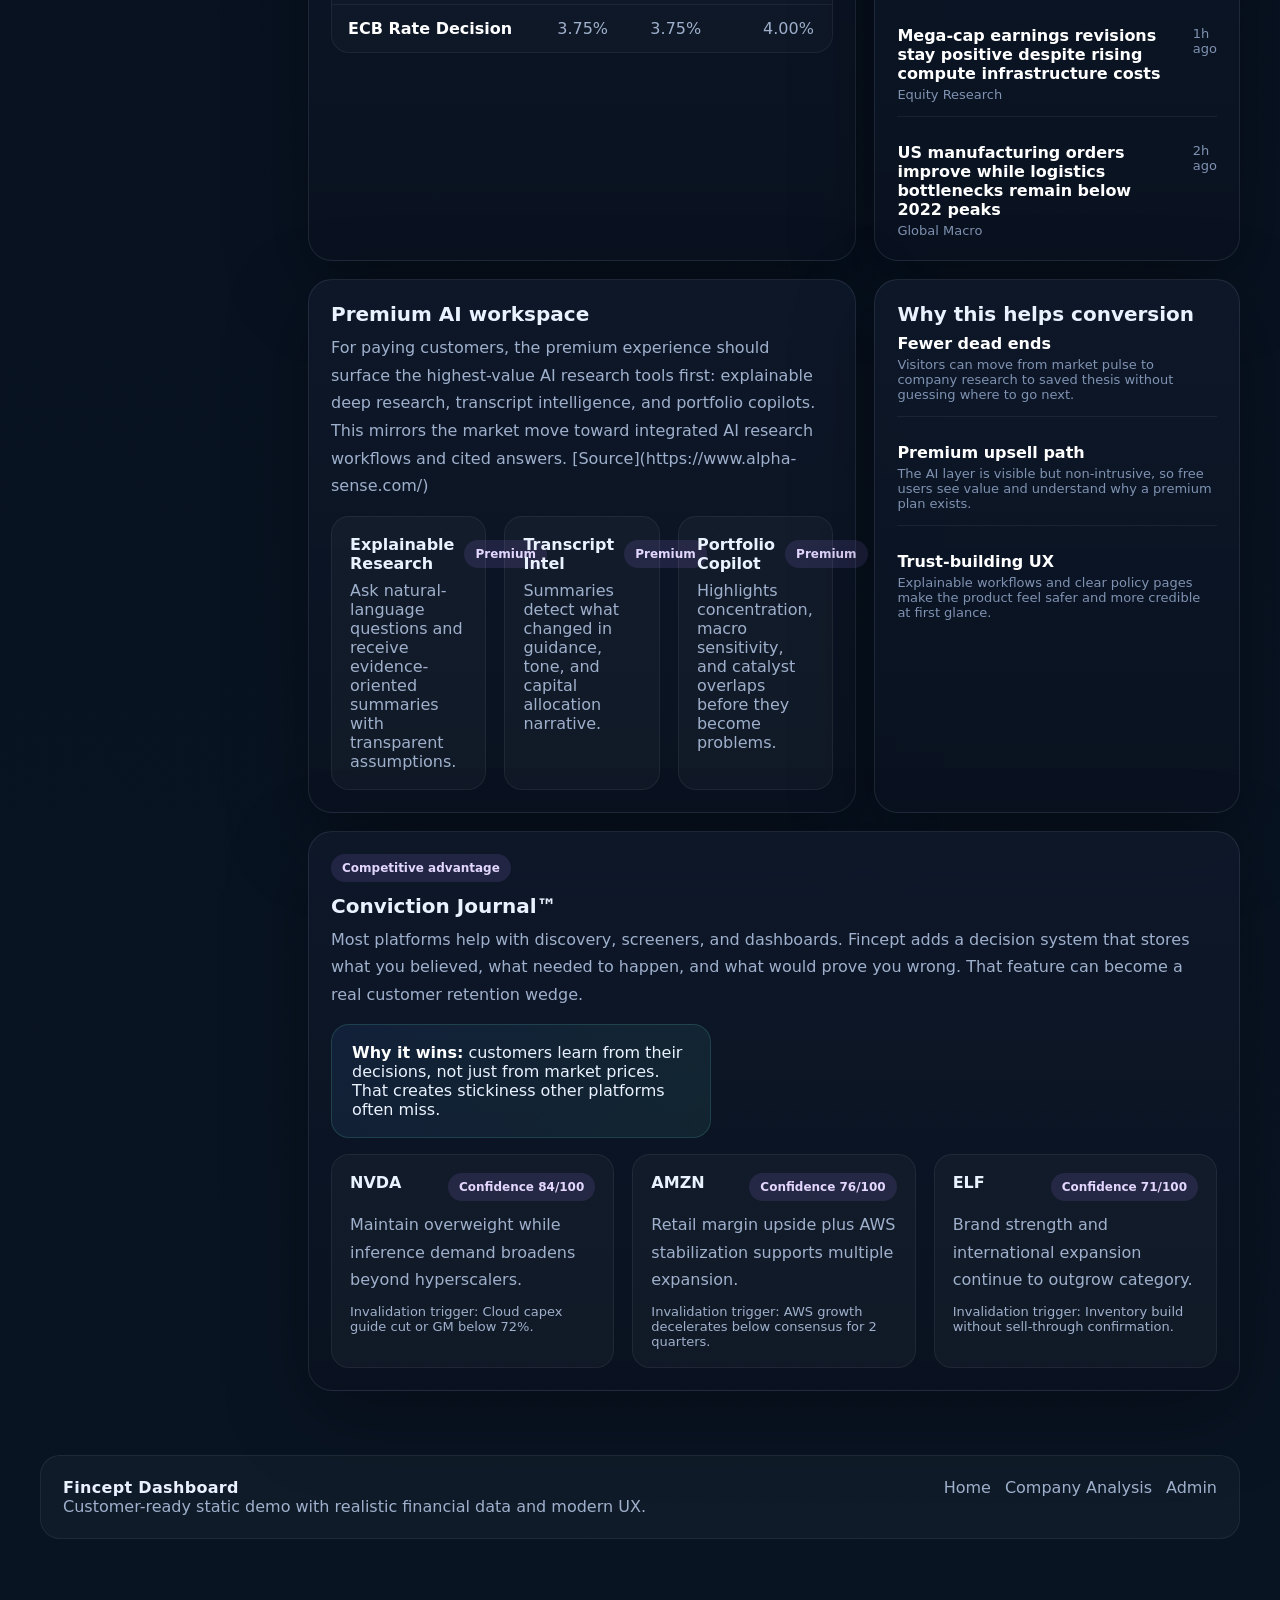
<file: dashboard.html>
<!DOCTYPE html>
<html lang="en">
<head>
  <meta charset="UTF-8" />
  <meta name="viewport" content="width=device-width, initial-scale=1.0" />
  <title>Customer Dashboard — Fincept</title>
  <meta name="description" content="Customer-facing Fincept dashboard with realistic financial data, portfolio summary, watchlists, macro indicators, and market news." />
  <link rel="icon" href="assets/img/favicon.svg" type="image/svg+xml" />
  <link rel="manifest" href="site.webmanifest" />
  <link rel="stylesheet" href="assets/css/styles.css" />
  <script type="module" src="assets/js/app.js"></script>
</head>
<body>
  <div class="page-shell">
    <header class="site-header">
      <div class="announcement-bar" data-site-announcement></div>
      <div class="header-inner">
        <a class="brand" href="index.html">
          <div class="brand-mark">F</div>
          <div class="brand-copy">
            <div class="brand-title">Fincept</div>
            <div class="brand-subtitle">Customer Dashboard</div>
          </div>
        </a>
        <nav class="nav-links">
          <a data-page="index.html" href="index.html">Home</a>
          <a data-page="dashboard.html" href="dashboard.html">Dashboard</a>
          <a data-page="company-analysis.html" href="company-analysis.html">Company Analysis</a>
          <a data-page="faq.html" href="faq.html">FAQ</a>
          <a data-page="privacy.html" href="privacy.html">Privacy</a>
          <a data-page="terms.html" href="terms.html">Terms</a>
          <a data-page="admin.html" href="admin.html">Admin</a>
        </nav>
        <div class="header-actions">
          <a class="button ghost" href="company-analysis.html">Featured company</a>
          <a class="button primary" href="admin.html">Manage site</a>
        </div>
      </div>
    </header>

    <main class="section">
      <div class="container dashboard-layout">
        <aside class="dashboard-sidebar">
          <div class="sidebar-card">
            <div class="small muted">Workspace</div>
            <div style="font-size:26px; font-weight:800; margin-top:6px;">Investor HQ</div>
            <div class="muted" style="margin-top:6px;">A clean customer-facing dashboard with realistic signals and research workflows.</div>
          </div>
          <div class="sidebar-card menu-list">
            <a class="active" href="#market-overview">Market overview</a>
            <a href="#watchlist">Watchlist</a>
            <a href="#portfolio">Portfolio</a>
            <a href="#calendar">Economic calendar</a>
            <a href="#journal">Conviction Journal™</a>
          </div>
          <div class="sidebar-card">
            <div class="small muted">Support</div>
            <div style="margin-top:10px; font-weight:700;" data-support-email></div>
            <div class="spacer-16"></div>
            <a class="button full secondary" href="faq.html">Open FAQ</a>
          </div>
        </aside>

        <div class="dashboard-main">
          <section class="dashboard-card" id="market-overview">
            <div style="display:flex; justify-content:space-between; gap:16px; align-items:flex-start; flex-wrap:wrap;">
              <div>
                <span class="pill success">Customer-facing dashboard</span>
                <h1 style="margin:12px 0 8px; font-size:42px; letter-spacing:-0.04em;">Realistic market intelligence, without the terminal sprawl</h1>
                <p class="section-text" style="margin:0; max-width:760px;">This dashboard blends the signal density users expect from major finance research tools with a more intuitive workflow: market pulse at the top, customer portfolio context in the middle, and thesis-aware journaling underneath. Competitors often help users see what happened; Fincept also helps them remember why they acted. [Source](https://www.koyfin.com/features/) [Source](https://www.tikr.com/) [Source](https://finviz.com/)</p>
              </div>
              <div class="callout" style="max-width:320px;">
                <strong>Competitive wedge:</strong> alerts and ideas are tied to Conviction Journal™ entries, not just price movement.
              </div>
            </div>
            <div class="spacer-24"></div>
            <div class="kpi-grid" data-indices></div>
          </section>

          <section class="dashboard-card">
            <div style="display:flex; justify-content:space-between; gap:12px; align-items:center; margin-bottom:16px; flex-wrap:wrap;">
              <div>
                <h3>Cross-asset pulse</h3>
                <p>Rates, volatility, commodities, and crypto shown in one customer-ready module.</p>
              </div>
              <span class="pill info">Live-style sample data</span>
            </div>
            <div class="valuation-grid" data-macro></div>
            <div class="spacer-16"></div>
            <div class="chart-panel" data-chart="equity-curve">
              <div class="overlay-stat">
                <div class="small muted">Model portfolio</div>
                <div style="font-size:26px; font-weight:800;">+36.0%</div>
                <div class="positive small">12-month cumulative</div>
              </div>
            </div>
          </section>

          <section class="split-layout" id="watchlist">
            <div class="dashboard-card">
              <div style="display:flex; justify-content:space-between; gap:12px; align-items:center; margin-bottom:16px; flex-wrap:wrap;">
                <div>
                  <h3>Priority watchlist</h3>
                  <p>Signals blend price, estimate revisions, and conviction level rather than generic watchlist rows.</p>
                </div>
                <a class="button ghost" href="company-analysis.html">Open analysis page</a>
              </div>
              <div class="table-wrap">
                <table>
                  <thead>
                    <tr><th>Ticker</th><th>Company</th><th>Price</th><th>Day</th><th>Signal</th><th>Conviction</th></tr>
                  </thead>
                  <tbody data-watchlist></tbody>
                </table>
              </div>
            </div>
            <div class="dashboard-card">
              <h3>Market breadth heatmap</h3>
              <p>Fast visual discovery inspired by top market map interfaces, but simplified for easier scanning. [Source](https://finviz.com/)</p>
              <div class="spacer-16"></div>
              <div class="heatmap" data-heatmap></div>
            </div>
          </section>

          <section class="split-layout" id="portfolio">
            <div class="dashboard-card">
              <h3>Portfolio command center</h3>
              <p>Risk, NAV, drawdown, and sector exposures connected to watchlist intelligence.</p>
              <div class="spacer-16"></div>
              <div data-portfolio-stats></div>
              <div class="spacer-16"></div>
              <div class="chart-panel small" data-chart="portfolio-curve"></div>
            </div>
            <div class="dashboard-card">
              <h3>Portfolio notes</h3>
              <div class="list">
                <div class="list-item"><div><div class="title">Top overweight</div><div class="meta">Technology remains the largest exposure as AI infrastructure and software monetization drive revisions.</div></div><span class="pill success">38%</span></div>
                <div class="list-item"><div><div class="title">Primary hedge</div><div class="meta">Higher-quality cash flow names and diversified healthcare reduce volatility drag.</div></div><span class="pill info">Defensive</span></div>
                <div class="list-item"><div><div class="title">Watch closely</div><div class="meta">Rate-sensitive consumer names if 10Y yield pushes materially above 4.4%.</div></div><span class="pill warning">Macro trigger</span></div>
              </div>
            </div>
          </section>

          <section class="split-layout" id="calendar">
            <div class="dashboard-card">
              <h3>Economic calendar</h3>
              <p>Actual versus expected data helps users connect macro surprises to portfolio positioning, similar to leading market-monitoring tools. [Source](https://finviz.com/)</p>
              <div class="spacer-16"></div>
              <div class="table-wrap">
                <table>
                  <thead><tr><th>Event</th><th>Actual</th><th>Expected</th><th>Prior</th></tr></thead>
                  <tbody data-calendar></tbody>
                </table>
              </div>
            </div>
            <div class="dashboard-card">
              <h3>Research feed</h3>
              <p>News, macro notes, and cross-asset commentary appear in one stream.</p>
              <div class="list" data-news></div>
            </div>
          </section>

          <section class="split-layout">
            <div class="dashboard-card">
              <h3>Premium AI workspace</h3>
              <p>For paying customers, the premium experience should surface the highest-value AI research tools first: explainable deep research, transcript intelligence, and portfolio copilots. This mirrors the market move toward integrated AI research workflows and cited answers. [Source](https://www.alpha-sense.com/)</p>
              <div class="spacer-16"></div>
              <div class="cards-3" data-ai-tools></div>
            </div>
            <div class="dashboard-card">
              <h3>Why this helps conversion</h3>
              <div class="list">
                <div class="list-item"><div><div class="title">Fewer dead ends</div><div class="meta">Visitors can move from market pulse to company research to saved thesis without guessing where to go next.</div></div></div>
                <div class="list-item"><div><div class="title">Premium upsell path</div><div class="meta">The AI layer is visible but non-intrusive, so free users see value and understand why a premium plan exists.</div></div></div>
                <div class="list-item"><div><div class="title">Trust-building UX</div><div class="meta">Explainable workflows and clear policy pages make the product feel safer and more credible at first glance.</div></div></div>
              </div>
            </div>
          </section>

          <section class="dashboard-card" id="journal">
            <div style="display:flex; justify-content:space-between; gap:16px; align-items:flex-start; flex-wrap:wrap;">
              <div>
                <span class="pill purple">Competitive advantage</span>
                <h3 style="margin-top:12px;">Conviction Journal™</h3>
                <p>Most platforms help with discovery, screeners, and dashboards. Fincept adds a decision system that stores what you believed, what needed to happen, and what would prove you wrong. That feature can become a real customer retention wedge.</p>
              </div>
              <div class="callout" style="max-width:380px;">
                <strong>Why it wins:</strong> customers learn from their decisions, not just from market prices. That creates stickiness other platforms often miss.
              </div>
            </div>
            <div class="spacer-16"></div>
            <div class="cards-3" data-journal></div>
          </section>
        </div>
      </div>
    </main>

    <footer class="footer">
      <div class="container footer-card">
        <div>
          <div class="brand-title">Fincept Dashboard</div>
          <div class="muted">Customer-ready static demo with realistic financial data and modern UX.</div>
        </div>
        <div class="footer-links">
          <a href="index.html">Home</a>
          <a href="company-analysis.html">Company Analysis</a>
          <a href="admin.html">Admin</a>
        </div>
      </div>
    </footer>
  </div>
</body>
</html>
</file>
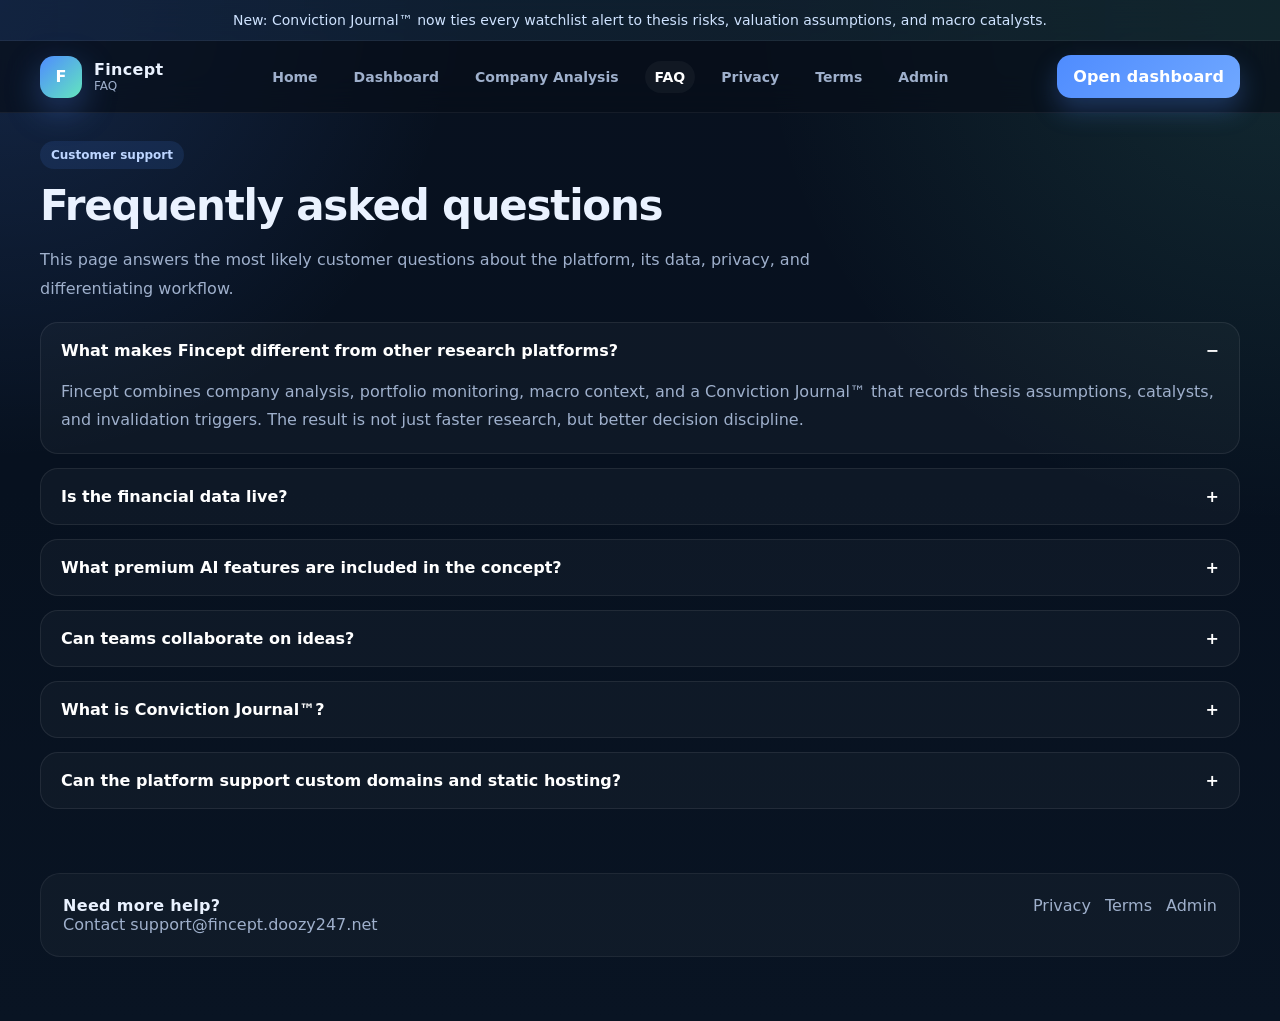
<file: faq.html>
<!DOCTYPE html>
<html lang="en">
<head>
  <meta charset="UTF-8" />
  <meta name="viewport" content="width=device-width, initial-scale=1.0" />
  <title>FAQ — Fincept</title>
  <meta name="description" content="Frequently asked questions for Fincept financial analysis platform." />
  <link rel="icon" href="assets/img/favicon.svg" type="image/svg+xml" />
  <link rel="manifest" href="site.webmanifest" />
  <link rel="stylesheet" href="assets/css/styles.css" />
  <script type="module" src="assets/js/app.js"></script>
</head>
<body>
  <div class="page-shell">
    <header class="site-header">
      <div class="announcement-bar" data-site-announcement></div>
      <div class="header-inner">
        <a class="brand" href="index.html"><div class="brand-mark">F</div><div class="brand-copy"><div class="brand-title">Fincept</div><div class="brand-subtitle">FAQ</div></div></a>
        <nav class="nav-links">
          <a data-page="index.html" href="index.html">Home</a>
          <a data-page="dashboard.html" href="dashboard.html">Dashboard</a>
          <a data-page="company-analysis.html" href="company-analysis.html">Company Analysis</a>
          <a data-page="faq.html" href="faq.html">FAQ</a>
          <a data-page="privacy.html" href="privacy.html">Privacy</a>
          <a data-page="terms.html" href="terms.html">Terms</a>
          <a data-page="admin.html" href="admin.html">Admin</a>
        </nav>
        <div class="header-actions"><a class="button primary" href="dashboard.html">Open dashboard</a></div>
      </div>
    </header>

    <main class="section">
      <div class="container">
        <div class="section-head">
          <span class="pill info">Customer support</span>
          <h1 class="section-title" style="margin-top:12px;">Frequently asked questions</h1>
          <p class="section-text">This page answers the most likely customer questions about the platform, its data, privacy, and differentiating workflow.</p>
        </div>
        <div class="faq-list" data-faq-list></div>
      </div>
    </main>

    <footer class="footer">
      <div class="container footer-card">
        <div>
          <div class="brand-title">Need more help?</div>
          <div class="muted">Contact <span data-support-email></span></div>
        </div>
        <div class="footer-links">
          <a href="privacy.html">Privacy</a>
          <a href="terms.html">Terms</a>
          <a href="admin.html">Admin</a>
        </div>
      </div>
    </footer>
  </div>
</body>
</html>
</file>
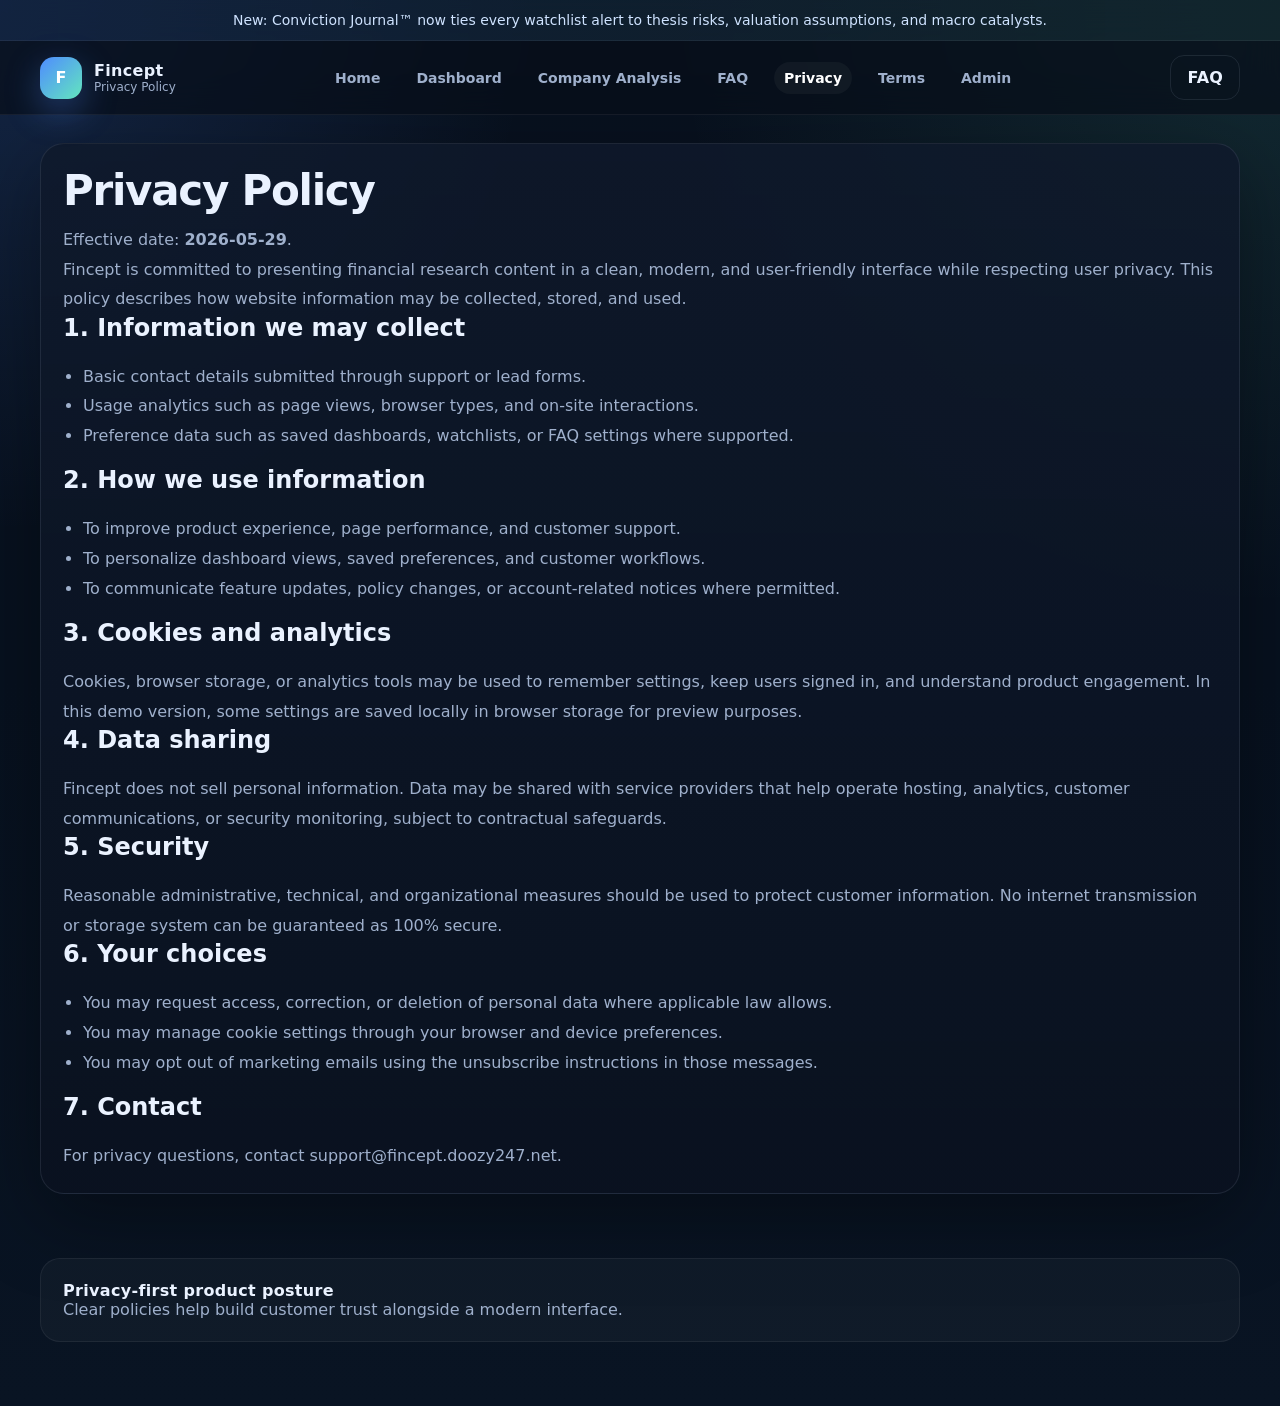
<file: privacy.html>
<!DOCTYPE html>
<html lang="en">
<head>
  <meta charset="UTF-8" />
  <meta name="viewport" content="width=device-width, initial-scale=1.0" />
  <title>Privacy Policy — Fincept</title>
  <meta name="description" content="Privacy policy for the Fincept website and financial analysis platform concept." />
  <link rel="icon" href="assets/img/favicon.svg" type="image/svg+xml" />
  <link rel="manifest" href="site.webmanifest" />
  <link rel="stylesheet" href="assets/css/styles.css" />
  <script type="module" src="assets/js/app.js"></script>
</head>
<body>
  <div class="page-shell">
    <header class="site-header">
      <div class="announcement-bar" data-site-announcement></div>
      <div class="header-inner">
        <a class="brand" href="index.html"><div class="brand-mark">F</div><div class="brand-copy"><div class="brand-title">Fincept</div><div class="brand-subtitle">Privacy Policy</div></div></a>
        <nav class="nav-links">
          <a data-page="index.html" href="index.html">Home</a>
          <a data-page="dashboard.html" href="dashboard.html">Dashboard</a>
          <a data-page="company-analysis.html" href="company-analysis.html">Company Analysis</a>
          <a data-page="faq.html" href="faq.html">FAQ</a>
          <a data-page="privacy.html" href="privacy.html">Privacy</a>
          <a data-page="terms.html" href="terms.html">Terms</a>
          <a data-page="admin.html" href="admin.html">Admin</a>
        </nav>
        <div class="header-actions"><a class="button ghost" href="faq.html">FAQ</a></div>
      </div>
    </header>

    <main class="section">
      <div class="container policy-card card">
        <h1 class="section-title">Privacy Policy</h1>
        <p>Effective date: <strong>2026-05-29</strong>.</p>
        <p>Fincept is committed to presenting financial research content in a clean, modern, and user-friendly interface while respecting user privacy. This policy describes how website information may be collected, stored, and used.</p>
        <h2>1. Information we may collect</h2>
        <ul>
          <li>Basic contact details submitted through support or lead forms.</li>
          <li>Usage analytics such as page views, browser types, and on-site interactions.</li>
          <li>Preference data such as saved dashboards, watchlists, or FAQ settings where supported.</li>
        </ul>
        <h2>2. How we use information</h2>
        <ul>
          <li>To improve product experience, page performance, and customer support.</li>
          <li>To personalize dashboard views, saved preferences, and customer workflows.</li>
          <li>To communicate feature updates, policy changes, or account-related notices where permitted.</li>
        </ul>
        <h2>3. Cookies and analytics</h2>
        <p>Cookies, browser storage, or analytics tools may be used to remember settings, keep users signed in, and understand product engagement. In this demo version, some settings are saved locally in browser storage for preview purposes.</p>
        <h2>4. Data sharing</h2>
        <p>Fincept does not sell personal information. Data may be shared with service providers that help operate hosting, analytics, customer communications, or security monitoring, subject to contractual safeguards.</p>
        <h2>5. Security</h2>
        <p>Reasonable administrative, technical, and organizational measures should be used to protect customer information. No internet transmission or storage system can be guaranteed as 100% secure.</p>
        <h2>6. Your choices</h2>
        <ul>
          <li>You may request access, correction, or deletion of personal data where applicable law allows.</li>
          <li>You may manage cookie settings through your browser and device preferences.</li>
          <li>You may opt out of marketing emails using the unsubscribe instructions in those messages.</li>
        </ul>
        <h2>7. Contact</h2>
        <p>For privacy questions, contact <span data-support-email></span>.</p>
      </div>
    </main>

    <footer class="footer">
      <div class="container footer-card">
        <div>
          <div class="brand-title">Privacy-first product posture</div>
          <div class="muted">Clear policies help build customer trust alongside a modern interface.</div>
        </div>
      </div>
    </footer>
  </div>
</body>
</html>
</file>
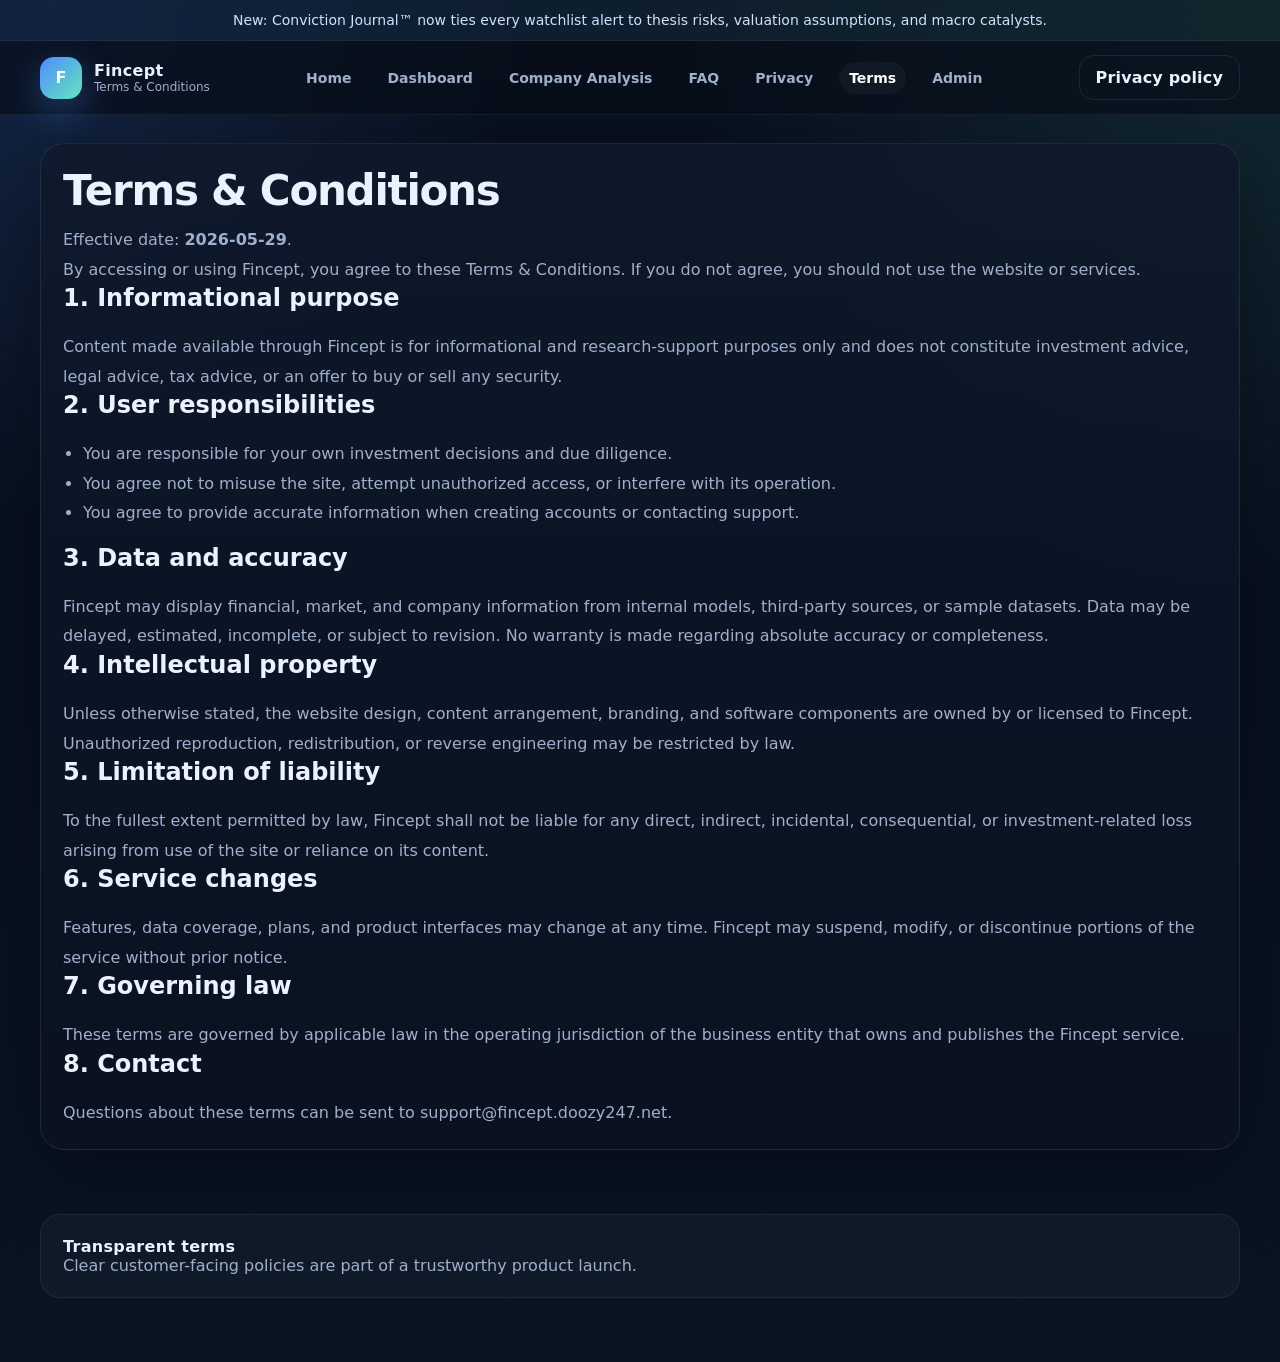
<file: terms.html>
<!DOCTYPE html>
<html lang="en">
<head>
  <meta charset="UTF-8" />
  <meta name="viewport" content="width=device-width, initial-scale=1.0" />
  <title>Terms &amp; Conditions — Fincept</title>
  <meta name="description" content="Terms and conditions for the Fincept website and financial research product concept." />
  <link rel="icon" href="assets/img/favicon.svg" type="image/svg+xml" />
  <link rel="manifest" href="site.webmanifest" />
  <link rel="stylesheet" href="assets/css/styles.css" />
  <script type="module" src="assets/js/app.js"></script>
</head>
<body>
  <div class="page-shell">
    <header class="site-header">
      <div class="announcement-bar" data-site-announcement></div>
      <div class="header-inner">
        <a class="brand" href="index.html"><div class="brand-mark">F</div><div class="brand-copy"><div class="brand-title">Fincept</div><div class="brand-subtitle">Terms & Conditions</div></div></a>
        <nav class="nav-links">
          <a data-page="index.html" href="index.html">Home</a>
          <a data-page="dashboard.html" href="dashboard.html">Dashboard</a>
          <a data-page="company-analysis.html" href="company-analysis.html">Company Analysis</a>
          <a data-page="faq.html" href="faq.html">FAQ</a>
          <a data-page="privacy.html" href="privacy.html">Privacy</a>
          <a data-page="terms.html" href="terms.html">Terms</a>
          <a data-page="admin.html" href="admin.html">Admin</a>
        </nav>
        <div class="header-actions"><a class="button ghost" href="privacy.html">Privacy policy</a></div>
      </div>
    </header>

    <main class="section">
      <div class="container policy-card card">
        <h1 class="section-title">Terms &amp; Conditions</h1>
        <p>Effective date: <strong>2026-05-29</strong>.</p>
        <p>By accessing or using Fincept, you agree to these Terms &amp; Conditions. If you do not agree, you should not use the website or services.</p>
        <h2>1. Informational purpose</h2>
        <p>Content made available through Fincept is for informational and research-support purposes only and does not constitute investment advice, legal advice, tax advice, or an offer to buy or sell any security.</p>
        <h2>2. User responsibilities</h2>
        <ul>
          <li>You are responsible for your own investment decisions and due diligence.</li>
          <li>You agree not to misuse the site, attempt unauthorized access, or interfere with its operation.</li>
          <li>You agree to provide accurate information when creating accounts or contacting support.</li>
        </ul>
        <h2>3. Data and accuracy</h2>
        <p>Fincept may display financial, market, and company information from internal models, third-party sources, or sample datasets. Data may be delayed, estimated, incomplete, or subject to revision. No warranty is made regarding absolute accuracy or completeness.</p>
        <h2>4. Intellectual property</h2>
        <p>Unless otherwise stated, the website design, content arrangement, branding, and software components are owned by or licensed to Fincept. Unauthorized reproduction, redistribution, or reverse engineering may be restricted by law.</p>
        <h2>5. Limitation of liability</h2>
        <p>To the fullest extent permitted by law, Fincept shall not be liable for any direct, indirect, incidental, consequential, or investment-related loss arising from use of the site or reliance on its content.</p>
        <h2>6. Service changes</h2>
        <p>Features, data coverage, plans, and product interfaces may change at any time. Fincept may suspend, modify, or discontinue portions of the service without prior notice.</p>
        <h2>7. Governing law</h2>
        <p>These terms are governed by applicable law in the operating jurisdiction of the business entity that owns and publishes the Fincept service.</p>
        <h2>8. Contact</h2>
        <p>Questions about these terms can be sent to <span data-support-email></span>.</p>
      </div>
    </main>

    <footer class="footer">
      <div class="container footer-card">
        <div>
          <div class="brand-title">Transparent terms</div>
          <div class="muted">Clear customer-facing policies are part of a trustworthy product launch.</div>
        </div>
      </div>
    </footer>
  </div>
</body>
</html>
</file>
<file: assets/css/styles.css>
:root {
  --bg: #07111f;
  --bg-elevated: rgba(11, 22, 39, 0.86);
  --bg-soft: #0d1b31;
  --panel: rgba(12, 22, 38, 0.78);
  --panel-strong: rgba(13, 25, 44, 0.95);
  --line: rgba(148, 163, 184, 0.14);
  --line-strong: rgba(148, 163, 184, 0.24);
  --text: #eaf2ff;
  --muted: #9fb0cc;
  --muted-2: #7f92b1;
  --brand: #4f8cff;
  --brand-2: #63e6be;
  --brand-3: #9f7aea;
  --success: #22c55e;
  --warning: #fbbf24;
  --danger: #fb7185;
  --shadow: 0 24px 80px rgba(0, 0, 0, 0.35);
  --radius: 24px;
  --radius-md: 18px;
  --radius-sm: 14px;
  --content-width: min(1200px, calc(100% - 32px));
}

* { box-sizing: border-box; }
html { scroll-behavior: smooth; }
body {
  margin: 0;
  font-family: Inter, ui-sans-serif, system-ui, -apple-system, BlinkMacSystemFont, "Segoe UI", sans-serif;
  color: var(--text);
  background:
    radial-gradient(circle at top left, rgba(79, 140, 255, 0.18), transparent 28%),
    radial-gradient(circle at top right, rgba(99, 230, 190, 0.12), transparent 32%),
    linear-gradient(180deg, #08111f 0%, #07111f 48%, #091423 100%);
}
body.admin-body { background: linear-gradient(180deg, #0a0f1c 0%, #0f1630 100%); }
a { color: inherit; text-decoration: none; }
img { max-width: 100%; display: block; }
button, input, select, textarea { font: inherit; }
button { cursor: pointer; }

.container { width: var(--content-width); margin: 0 auto; }
.grid { display: grid; gap: 18px; }
.muted { color: var(--muted); }
.small { font-size: 13px; }
.center { text-align: center; }
.spacer-8 { height: 8px; }
.spacer-16 { height: 16px; }
.spacer-24 { height: 24px; }
.accent { color: #b6d2ff; }

.page-shell { min-height: 100vh; display: flex; flex-direction: column; }
.site-header {
  position: sticky;
  top: 0;
  z-index: 50;
  backdrop-filter: blur(18px);
  background: rgba(7, 14, 25, 0.72);
  border-bottom: 1px solid rgba(255, 255, 255, 0.06);
}
.header-inner {
  width: var(--content-width);
  margin: 0 auto;
  display: flex;
  align-items: center;
  justify-content: space-between;
  gap: 20px;
  padding: 14px 0;
}
.brand {
  display: flex;
  align-items: center;
  gap: 12px;
  min-width: 0;
}
.brand-mark {
  width: 42px;
  height: 42px;
  border-radius: 14px;
  display: grid;
  place-items: center;
  font-weight: 800;
  color: white;
  background: linear-gradient(135deg, var(--brand), var(--brand-2));
  box-shadow: 0 12px 34px rgba(79, 140, 255, 0.35);
}
.brand-copy { min-width: 0; }
.brand-title { font-weight: 800; letter-spacing: 0.02em; }
.brand-subtitle { color: var(--muted); font-size: 12px; white-space: nowrap; overflow: hidden; text-overflow: ellipsis; }
.nav-links {
  display: flex;
  align-items: center;
  gap: 16px;
  flex-wrap: wrap;
  justify-content: center;
}
.nav-links a {
  color: var(--muted);
  font-size: 14px;
  font-weight: 600;
  padding: 8px 10px;
  border-radius: 999px;
}
.nav-links a.active,
.nav-links a:hover { color: white; background: rgba(255,255,255,0.04); }
.header-actions { display: flex; gap: 10px; align-items: center; }

.announcement-bar {
  padding: 12px 16px;
  border-bottom: 1px solid rgba(255, 255, 255, 0.06);
  background: linear-gradient(90deg, rgba(79, 140, 255, 0.12), rgba(99, 230, 190, 0.08));
  color: #cfe3ff;
  text-align: center;
  font-size: 14px;
}

.button {
  appearance: none;
  border: 1px solid var(--line);
  background: rgba(255, 255, 255, 0.03);
  color: var(--text);
  padding: 12px 16px;
  border-radius: 14px;
  font-weight: 700;
  letter-spacing: 0.01em;
  transition: transform 0.18s ease, border-color 0.18s ease, background 0.18s ease;
}
.button:hover { transform: translateY(-1px); border-color: var(--line-strong); }
.button.primary {
  border: 0;
  color: white;
  background: linear-gradient(135deg, var(--brand), #70a8ff);
  box-shadow: 0 12px 26px rgba(79, 140, 255, 0.28);
}
.button.secondary {
  background: linear-gradient(135deg, rgba(99, 230, 190, 0.16), rgba(79, 140, 255, 0.16));
}
.button.ghost {
  background: transparent;
}
.button.full { width: 100%; }

.hero {
  padding: 64px 0 36px;
}
.hero-grid {
  display: grid;
  grid-template-columns: 1.08fr 0.92fr;
  gap: 28px;
  align-items: center;
}
.eyebrow {
  display: inline-flex;
  gap: 8px;
  align-items: center;
  padding: 9px 12px;
  border-radius: 999px;
  border: 1px solid rgba(99, 230, 190, 0.2);
  background: rgba(99, 230, 190, 0.08);
  color: #b8ffeb;
  font-size: 13px;
  margin-bottom: 18px;
}
.hero h1 {
  margin: 0 0 16px;
  font-size: clamp(40px, 5vw, 68px);
  line-height: 1.02;
  letter-spacing: -0.04em;
}
.hero p.lead {
  color: var(--muted);
  font-size: 18px;
  line-height: 1.8;
  max-width: 720px;
}
.hero-actions,
.inline-actions { display: flex; flex-wrap: wrap; gap: 12px; margin-top: 24px; }
.hero-proof {
  display: flex;
  flex-wrap: wrap;
  gap: 16px;
  margin-top: 28px;
}
.hero-proof .proof-card {
  min-width: 160px;
  padding: 14px 16px;
  background: rgba(255,255,255,0.03);
  border: 1px solid rgba(255,255,255,0.06);
  border-radius: 16px;
}
.hero-proof strong { display: block; font-size: 22px; margin-bottom: 4px; }

.panel,
.card,
.dashboard-card,
.admin-card,
.sidebar-card,
.stat-card,
.feature-card,
.info-card,
.company-card {
  background: linear-gradient(180deg, rgba(15, 25, 43, 0.84), rgba(10, 18, 32, 0.96));
  border: 1px solid var(--line);
  border-radius: var(--radius);
  box-shadow: var(--shadow);
}
.card,
.dashboard-card,
.admin-card,
.sidebar-card,
.stat-card,
.feature-card,
.info-card,
.company-card { padding: 22px; }
.mini-card {
  padding: 18px;
  border-radius: 18px;
  background: rgba(255,255,255,0.03);
  border: 1px solid rgba(255,255,255,0.06);
}
.section { padding: 28px 0; }
.section-title {
  margin: 0 0 10px;
  font-size: clamp(28px, 4vw, 42px);
  letter-spacing: -0.03em;
}
.section-text { max-width: 860px; color: var(--muted); line-height: 1.8; font-size: 16px; }
.section-head { margin-bottom: 18px; }

.cards-2 { display: grid; grid-template-columns: repeat(2, minmax(0, 1fr)); gap: 18px; }
.cards-3 { display: grid; grid-template-columns: repeat(3, minmax(0, 1fr)); gap: 18px; }
.cards-4 { display: grid; grid-template-columns: repeat(4, minmax(0, 1fr)); gap: 18px; }
.icon-badge {
  width: 44px; height: 44px; border-radius: 14px; display: grid; place-items: center;
  background: linear-gradient(135deg, rgba(79, 140, 255, 0.18), rgba(159, 122, 234, 0.18));
  border: 1px solid rgba(255,255,255,0.08);
  margin-bottom: 14px;
  font-size: 20px;
}
.feature-card h3,
.card h3,
.dashboard-card h3,
.company-card h3,
.admin-card h3 { margin: 0 0 8px; font-size: 20px; }
.feature-card p,
.card p,
.dashboard-card p,
.company-card p,
.admin-card p { margin: 0; color: var(--muted); line-height: 1.72; }

.showcase {
  display: grid;
  grid-template-columns: 1fr 1fr;
  gap: 18px;
  margin-top: 18px;
}
.showcase .card { height: 100%; }

.kpi-grid,
.stats-grid { display: grid; grid-template-columns: repeat(4, minmax(0, 1fr)); gap: 16px; }
.kpi {
  padding: 18px;
  border-radius: 18px;
  background: rgba(255,255,255,0.03);
  border: 1px solid rgba(255,255,255,0.05);
}
.kpi-label { color: var(--muted); font-size: 12px; text-transform: uppercase; letter-spacing: 0.08em; }
.kpi-value { font-size: clamp(22px, 3vw, 34px); font-weight: 800; margin-top: 8px; }
.kpi-trend { margin-top: 8px; font-size: 13px; }
.positive { color: #74f0b7; }
.negative { color: #ff9cab; }
.neutral { color: #d8e2f2; }

.pill {
  display: inline-flex;
  align-items: center;
  gap: 7px;
  padding: 7px 11px;
  border-radius: 999px;
  font-size: 12px;
  font-weight: 700;
}
.pill.success { background: rgba(34, 197, 94, 0.12); color: #9ef0bb; }
.pill.warning { background: rgba(251, 191, 36, 0.12); color: #ffe39a; }
.pill.info { background: rgba(79, 140, 255, 0.12); color: #bdd5ff; }
.pill.purple { background: rgba(159, 122, 234, 0.14); color: #e3d6ff; }
.pill.outline { border: 1px solid rgba(255,255,255,0.08); }

.table-wrap {
  overflow: auto;
  border: 1px solid rgba(255,255,255,0.06);
  border-radius: 18px;
  background: rgba(255,255,255,0.02);
}
table {
  width: 100%;
  border-collapse: collapse;
}
th, td {
  padding: 14px 16px;
  text-align: left;
  border-bottom: 1px solid rgba(255,255,255,0.06);
}
th {
  color: #bfd2f4;
  font-size: 12px;
  text-transform: uppercase;
  letter-spacing: 0.08em;
  background: rgba(255,255,255,0.03);
}
td { color: var(--muted); }
tr:last-child td { border-bottom: 0; }
.ticker { color: white; font-weight: 700; }

.split-layout {
  display: grid;
  grid-template-columns: 1.2fr 0.8fr;
  gap: 18px;
}
.dashboard-layout {
  display: grid;
  grid-template-columns: 250px 1fr;
  gap: 18px;
  align-items: start;
}
.dashboard-sidebar {
  position: sticky;
  top: 90px;
  display: grid;
  gap: 16px;
}
.menu-list { display: grid; gap: 10px; }
.menu-list a,
.menu-list button {
  width: 100%;
  text-align: left;
  padding: 12px 14px;
  border-radius: 14px;
  color: var(--muted);
  background: rgba(255,255,255,0.02);
  border: 1px solid transparent;
}
.menu-list a:hover,
.menu-list a.active,
.menu-list button:hover {
  color: white;
  background: linear-gradient(135deg, rgba(79,140,255,0.18), rgba(99,230,190,0.10));
  border-color: rgba(79,140,255,0.14);
}
.dashboard-main { display: grid; gap: 18px; }

.chart-panel {
  position: relative;
  min-height: 250px;
  border-radius: 18px;
  background: linear-gradient(180deg, rgba(79, 140, 255, 0.08), rgba(99, 230, 190, 0.04));
  border: 1px solid rgba(255,255,255,0.06);
  overflow: hidden;
}
.chart-panel.small { min-height: 180px; }
.chart-panel svg { width: 100%; height: 100%; display: block; }
.chart-panel .overlay-stat {
  position: absolute;
  top: 18px;
  right: 18px;
  padding: 12px 14px;
  border-radius: 14px;
  background: rgba(10, 18, 32, 0.72);
  border: 1px solid rgba(255,255,255,0.08);
}

.heatmap {
  display: grid;
  grid-template-columns: repeat(4, minmax(0, 1fr));
  gap: 12px;
}
.heatbox {
  min-height: 90px;
  border-radius: 18px;
  padding: 16px;
  display: flex;
  flex-direction: column;
  justify-content: space-between;
  border: 1px solid rgba(255,255,255,0.08);
}
.heatbox.positive { background: linear-gradient(180deg, rgba(34,197,94,0.26), rgba(34,197,94,0.08)); }
.heatbox.negative { background: linear-gradient(180deg, rgba(251,113,133,0.24), rgba(251,113,133,0.08)); }
.heatbox.neutral { background: linear-gradient(180deg, rgba(79,140,255,0.22), rgba(79,140,255,0.08)); }

.list {
  display: grid;
  gap: 12px;
}
.list-item {
  display: flex;
  justify-content: space-between;
  gap: 14px;
  padding: 14px 0;
  border-bottom: 1px solid rgba(255,255,255,0.06);
}
.list-item:last-child { border-bottom: 0; padding-bottom: 0; }
.list-item:first-child { padding-top: 0; }
.list-item .title { color: white; font-weight: 700; margin-bottom: 4px; }
.list-item .meta { color: var(--muted-2); font-size: 13px; }

.input,
.select,
.textarea {
  width: 100%;
  padding: 12px 14px;
  border-radius: 14px;
  border: 1px solid rgba(255,255,255,0.10);
  background: rgba(255,255,255,0.04);
  color: var(--text);
}
.textarea { min-height: 120px; resize: vertical; }
.form-grid { display: grid; grid-template-columns: repeat(2, minmax(0, 1fr)); gap: 14px; }
.form-group { display: grid; gap: 8px; }
.form-group label { font-size: 13px; color: #bfd2f4; }

.admin-layout {
  display: grid;
  grid-template-columns: 280px 1fr;
  gap: 18px;
  padding: 28px 0 40px;
}
.admin-sidebar {
  position: sticky;
  top: 90px;
  display: grid;
  gap: 16px;
}
.admin-main { display: grid; gap: 18px; }
.admin-stats { display: grid; grid-template-columns: repeat(4, minmax(0, 1fr)); gap: 16px; }
.status-dot {
  width: 10px; height: 10px; border-radius: 999px; display: inline-block; background: var(--success);
  box-shadow: 0 0 0 6px rgba(34, 197, 94, 0.12);
}

.callout {
  padding: 18px 20px;
  border-radius: 18px;
  border: 1px solid rgba(99,230,190,0.16);
  background: linear-gradient(135deg, rgba(79,140,255,0.09), rgba(99,230,190,0.08));
}
.callout strong { color: white; }

.footer {
  margin-top: auto;
  padding: 36px 0 64px;
}
.footer-card {
  display: flex;
  justify-content: space-between;
  gap: 18px;
  flex-wrap: wrap;
  padding: 22px;
  border-radius: 20px;
  background: rgba(255,255,255,0.03);
  border: 1px solid rgba(255,255,255,0.06);
}
.footer-links { display: flex; flex-wrap: wrap; gap: 14px; }
.footer-links a { color: var(--muted); }
.footer-links a:hover { color: white; }

.subpage-hero {
  padding: 52px 0 20px;
}
.breadcrumbs {
  display: flex; flex-wrap: wrap; gap: 10px; align-items: center; color: var(--muted-2); font-size: 13px;
}
.breadcrumbs a:hover { color: white; }

.company-grid {
  display: grid;
  grid-template-columns: 1.05fr 0.95fr;
  gap: 18px;
}
.valuation-grid { display: grid; grid-template-columns: repeat(3, minmax(0, 1fr)); gap: 14px; }
.metric-box {
  padding: 16px;
  border-radius: 18px;
  background: rgba(255,255,255,0.03);
  border: 1px solid rgba(255,255,255,0.06);
}
.metric-box .label { color: var(--muted); font-size: 12px; }
.metric-box .value { color: white; font-size: 24px; font-weight: 800; margin-top: 8px; }

.faq-list {
  display: grid;
  gap: 14px;
}
.faq-item {
  border-radius: 18px;
  border: 1px solid rgba(255,255,255,0.08);
  background: rgba(255,255,255,0.03);
  overflow: hidden;
}
.faq-question {
  display: flex;
  justify-content: space-between;
  align-items: center;
  width: 100%;
  padding: 18px 20px;
  background: transparent;
  color: white;
  border: 0;
  text-align: left;
  font-weight: 700;
}
.faq-answer {
  padding: 0 20px 18px;
  color: var(--muted);
  line-height: 1.8;
  display: none;
}
.faq-item.open .faq-answer { display: block; }

.policy-card p,
.policy-card li { color: var(--muted); line-height: 1.85; }
.policy-card h2 { margin-top: 0; }
.policy-card ul { padding-left: 20px; }

.notice {
  padding: 12px 14px;
  border-radius: 14px;
  font-size: 14px;
}
.notice.info { background: rgba(79,140,255,0.12); color: #cfe2ff; }
.notice.success { background: rgba(34,197,94,0.12); color: #bef5ce; }
.notice.warning { background: rgba(251,191,36,0.12); color: #ffe8a7; }

.code-block {
  padding: 16px;
  border-radius: 16px;
  background: rgba(0,0,0,0.24);
  border: 1px solid rgba(255,255,255,0.07);
  color: #dbe7ff;
  overflow: auto;
  font-family: ui-monospace, SFMono-Regular, Menlo, Consolas, monospace;
  font-size: 13px;
}

.mobile-only { display: none; }
.desktop-only { display: block; }

@media (max-width: 1100px) {
  .hero-grid,
  .split-layout,
  .showcase,
  .company-grid,
  .dashboard-layout,
  .admin-layout { grid-template-columns: 1fr; }
  .dashboard-sidebar,
  .admin-sidebar { position: static; }
  .cards-4,
  .kpi-grid,
  .stats-grid,
  .admin-stats { grid-template-columns: repeat(2, minmax(0, 1fr)); }
}

@media (max-width: 820px) {
  .header-inner { flex-wrap: wrap; }
  .nav-links { order: 3; width: 100%; justify-content: flex-start; overflow-x: auto; }
  .cards-3,
  .cards-2,
  .valuation-grid,
  .form-grid { grid-template-columns: 1fr; }
  .heatmap { grid-template-columns: repeat(2, minmax(0, 1fr)); }
}

@media (max-width: 640px) {
  .container, .header-inner { width: min(100% - 20px, 1200px); }
  .hero { padding-top: 36px; }
  .hero h1 { font-size: 38px; }
  .cards-4,
  .kpi-grid,
  .stats-grid,
  .admin-stats { grid-template-columns: 1fr; }
  .footer-card { flex-direction: column; }
  .heatmap { grid-template-columns: 1fr; }
  th, td { padding: 12px; }
  .mobile-only { display: block; }
  .desktop-only { display: none; }
}
</file>
